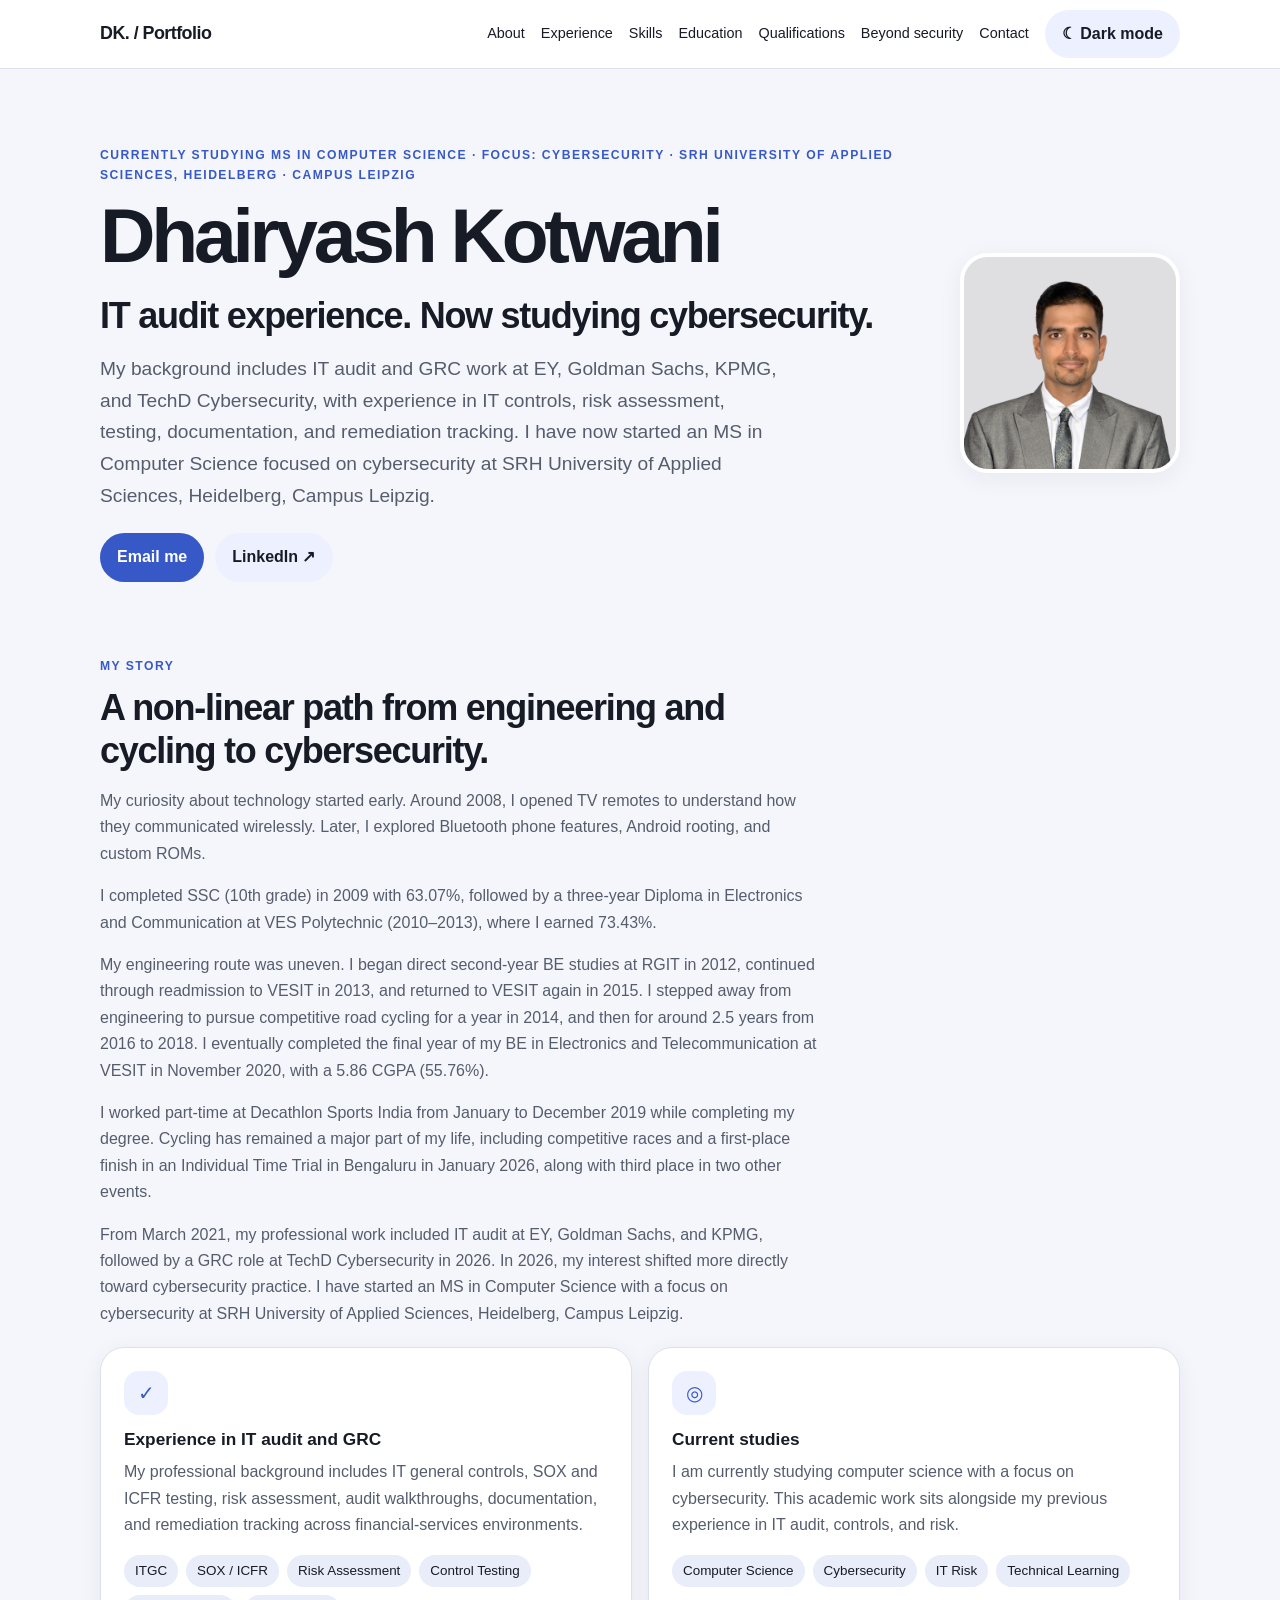
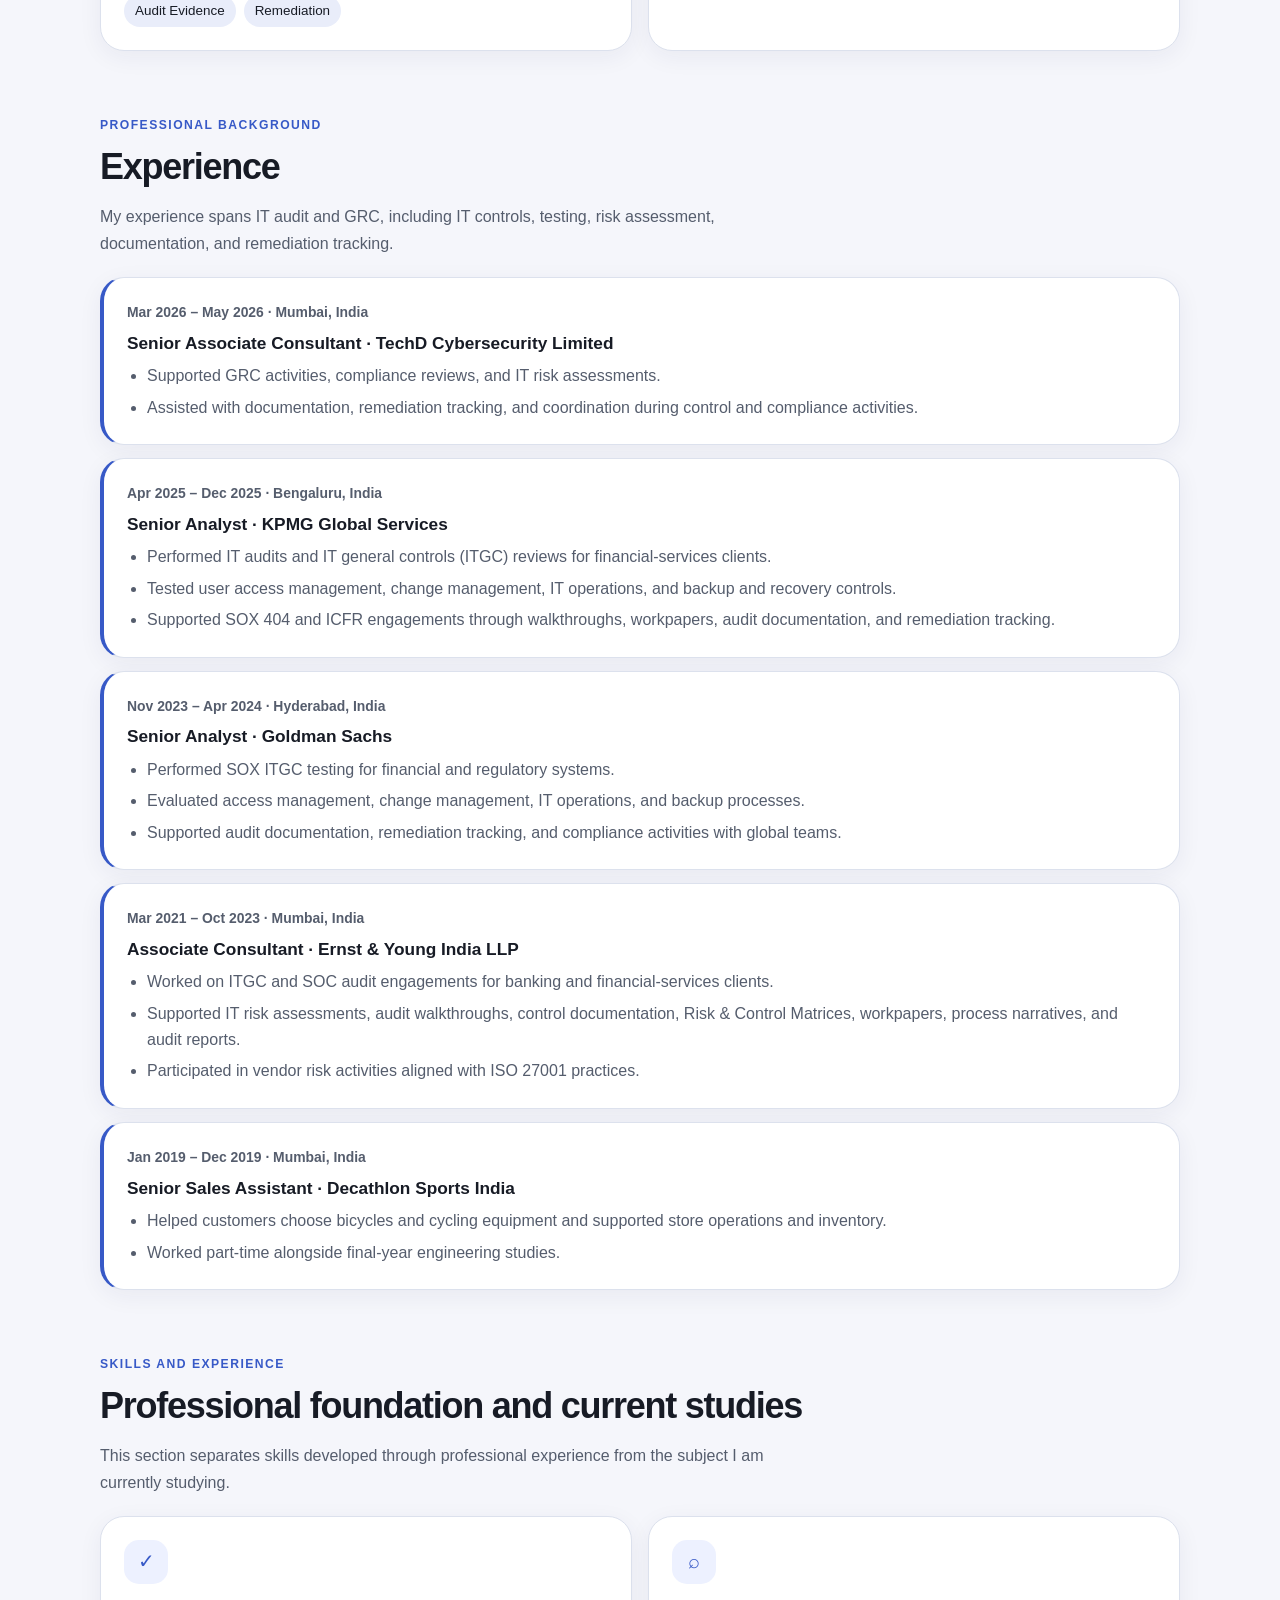
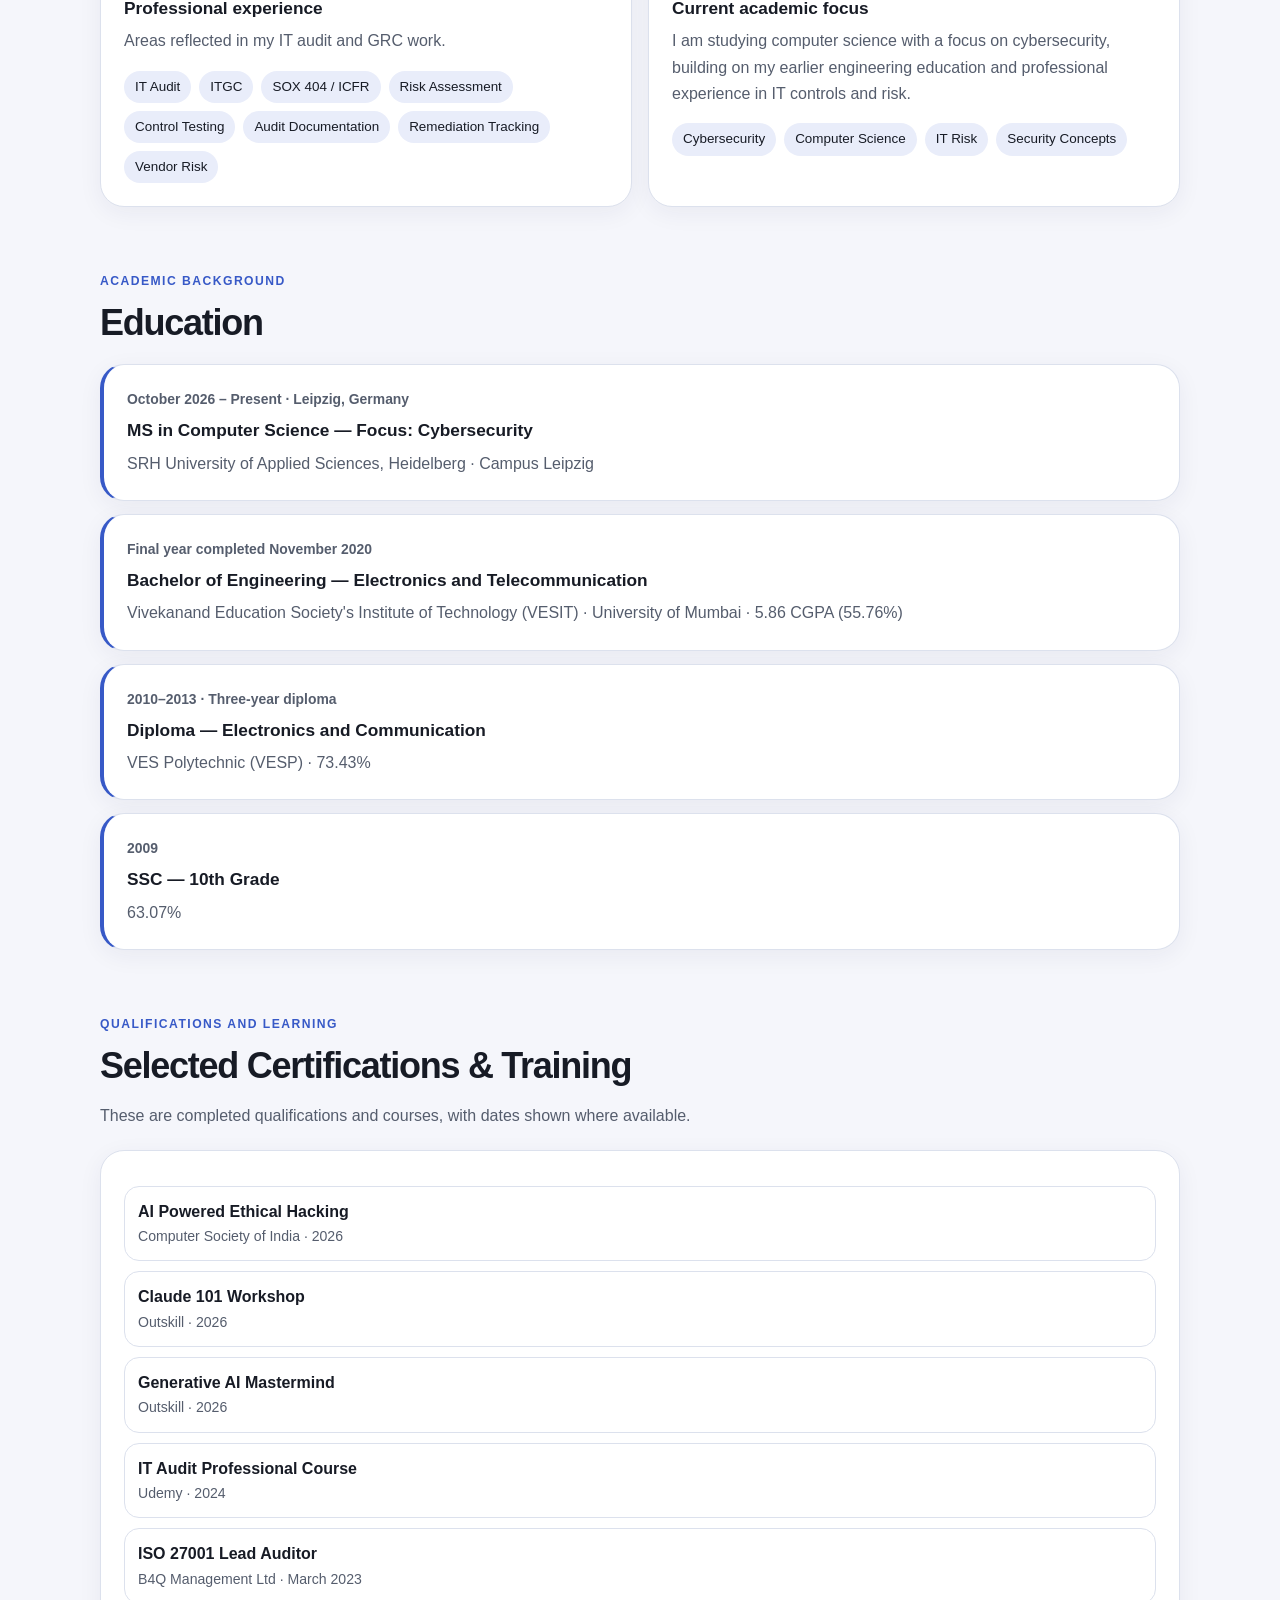
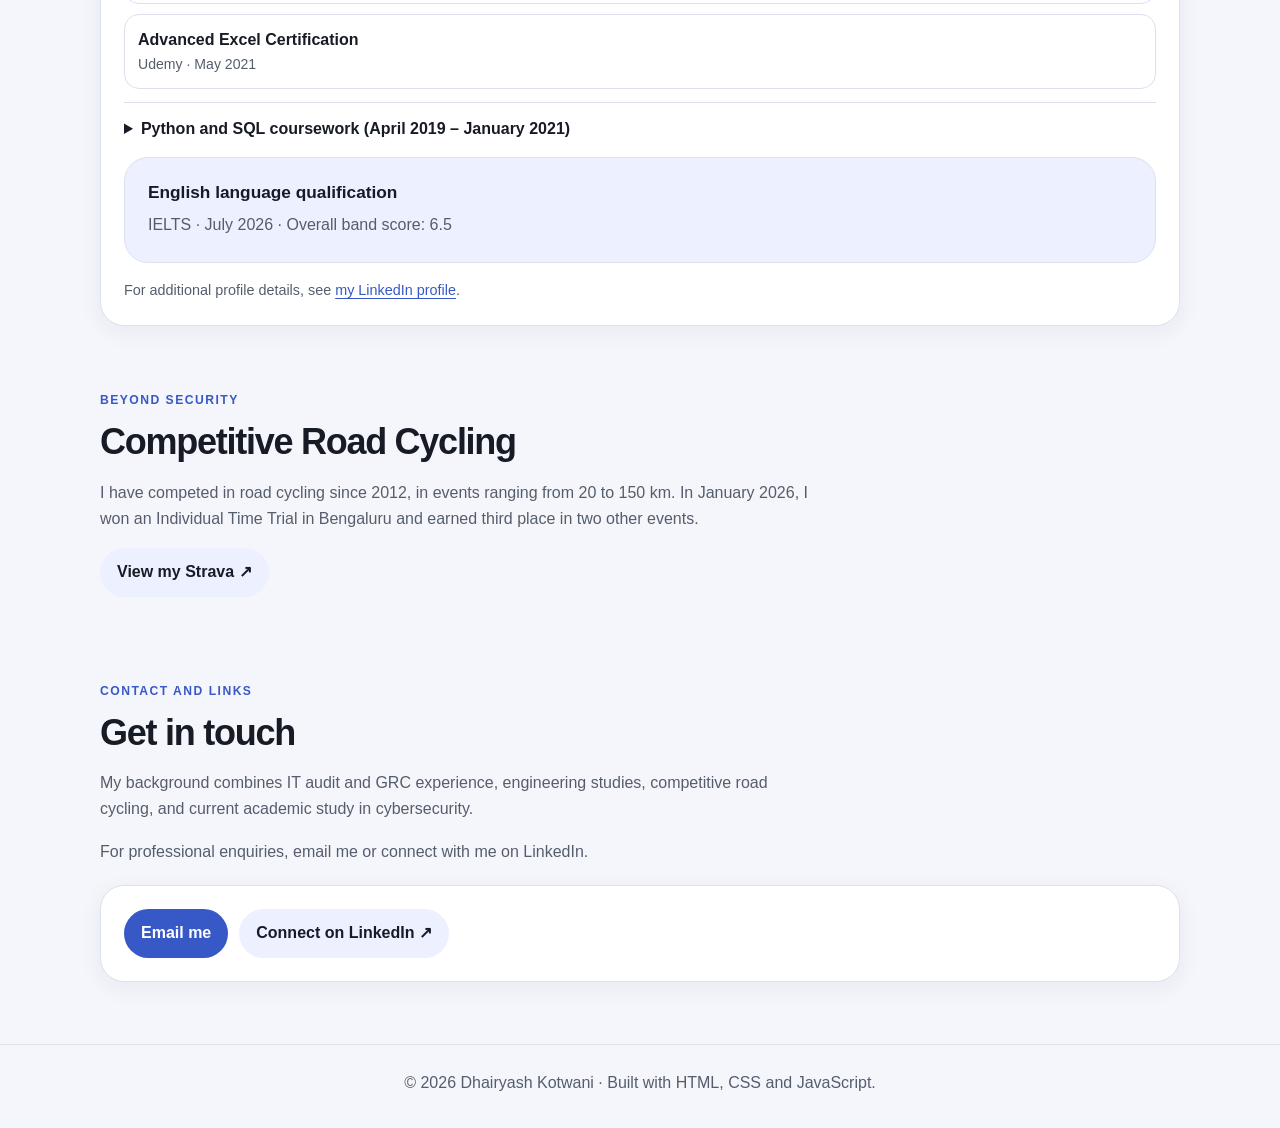
<file: index.html>
<!doctype html>
<html lang="en">
<head>
  <meta charset="utf-8">
  <meta name="viewport" content="width=device-width, initial-scale=1">
  <meta name="description" content="Dhairyash Kotwani: IT audit and GRC experience, an engineering and competitive-cycling background, and current MS studies in computer science focused on cybersecurity.">
  <meta name="theme-color" content="#f5f6fb">
  <title>Dhairyash Kotwani | Cybersecurity Studies &amp; IT Audit</title>
  <style>
    :root {
      color-scheme: light;
      --page: #f5f6fb;
      --surface: #fff;
      --surface-2: #edf1ff;
      --ink: #171b25;
      --muted: #555d6d;
      --primary: #3759c7;
      --on-primary: #fff;
      --outline: #dce1ed;
      --chip: #e9edfa;
      --shadow: 0 6px 24px rgba(26, 38, 82, .06);
    }
    body.dark {
      color-scheme: dark;
      --page: #11131a;
      --surface: #1c202b;
      --surface-2: #29314b;
      --ink: #edf0fa;
      --muted: #bec4d5;
      --primary: #b7c5ff;
      --on-primary: #172858;
      --outline: #363c4c;
      --chip: #2a3042;
      --shadow: 0 6px 24px rgba(0, 0, 0, .14);
    }
    * { box-sizing: border-box; }
    html { scroll-behavior: smooth; scroll-padding-top: 92px; }
    body {
      margin: 0; background: var(--page); color: var(--ink);
      font-family: Inter, Roboto, "Segoe UI", Arial, sans-serif;
      line-height: 1.65; transition: background .18s, color .18s;
    }
    a { color: var(--primary); text-underline-offset: 3px; }
    a:focus-visible, button:focus-visible { outline: 3px solid var(--primary); outline-offset: 3px; }
    .wrap { width: min(1080px, 92%); margin: 0 auto; }
    header { position: sticky; top: 0; z-index: 5; background: var(--surface); border-bottom: 1px solid var(--outline); }
    nav { min-height: 68px; display: flex; gap: 18px; justify-content: space-between; align-items: center; }
    .brand { color: var(--ink); text-decoration: none; font-size: 1.12rem; font-weight: 800; letter-spacing: -.03em; white-space: nowrap; }
    .navlinks { display: flex; align-items: center; gap: 16px; flex-wrap: wrap; }
    .navlinks a { color: var(--ink); text-decoration: none; font-size: .9rem; }
    button, .button { border: 0; border-radius: 999px; display: inline-flex; align-items: center; justify-content: center; gap: 8px; padding: 11px 17px; background: var(--primary); color: var(--on-primary); text-decoration: none; font: inherit; font-weight: 650; cursor: pointer; }
    .button.secondary, button.secondary { background: var(--surface-2); color: var(--ink); }
    .hero { padding: 76px 0 42px; display: grid; grid-template-columns: minmax(0, 1fr) auto; align-items: center; gap: 44px; }
    .eyebrow { margin: 0 0 10px; color: var(--primary); text-transform: uppercase; letter-spacing: .12em; font-size: .76rem; font-weight: 800; }
    h1 { font-size: clamp(2.8rem, 6vw, 4.8rem); line-height: 1.05; letter-spacing: -.055em; margin: 0 0 18px; }
    h2 { font-size: clamp(1.7rem, 3.2vw, 2.25rem); line-height: 1.2; letter-spacing: -.035em; margin: 0 0 16px; }
    h3 { margin: 0 0 8px; font-size: 1.08rem; line-height: 1.35; }
    p { margin-top: 0; }
    .lead { color: var(--muted); font-size: clamp(1.04rem, 2vw, 1.2rem); max-width: 690px; }
    .muted { color: var(--muted); }
    .hero-actions { display: flex; gap: 11px; flex-wrap: wrap; margin-top: 22px; }
    .monogram { width: 220px; aspect-ratio: 1; display: block; object-fit: cover; object-position: center 28%; border-radius: 28px; border: 4px solid var(--surface); box-shadow: var(--shadow); }
    .quick-contact { display: flex; flex-wrap: wrap; gap: 11px; margin-top: 22px; }
    .quick-contact .button { min-height: 46px; }
    .achievement-list { display: grid; grid-template-columns: repeat(2, minmax(0, 1fr)); gap: 16px; }
    @media (max-width: 760px) { .achievement-list { grid-template-columns: 1fr; } }
    section { padding: 32px 0; }
    .section-head { max-width: 720px; margin-bottom: 20px; }
    .grid { display: grid; grid-template-columns: repeat(2, minmax(0, 1fr)); gap: 16px; }
    .card { min-width: 0; background: var(--surface); border: 1px solid var(--outline); border-radius: 24px; padding: 23px; box-shadow: var(--shadow); }
    .card p:last-child { margin-bottom: 0; }
    .icon { height: 44px; width: 44px; display: grid; place-items: center; border-radius: 15px; background: var(--surface-2); color: var(--primary); font-size: 1.25rem; margin-bottom: 13px; }
    .timeline { display: grid; gap: 13px; }
    .timeline .card { border-left: 4px solid var(--primary); }
    .meta { margin-bottom: 8px; color: var(--muted); font-size: .87rem; font-weight: 650; }
    .chips { display: flex; flex-wrap: wrap; gap: 8px; margin-top: 12px; }
    .chip { background: var(--chip); border-radius: 999px; padding: 5px 11px; font-size: .84rem; }
    ul.clean { margin: 8px 0 0; padding-left: 20px; color: var(--muted); }
    ul.clean li + li { margin-top: 5px; }
    details { border-top: 1px solid var(--outline); padding-top: 13px; margin-top: 13px; }
    summary { cursor: pointer; font-weight: 700; color: var(--ink); }
    .certificate-list { list-style: none; padding: 0; margin: 12px 0 0; display: grid; gap: 10px; }
    .certificate-list li { padding: 12px 13px; border: 1px solid var(--outline); border-radius: 15px; }
    .cert-name { display: block; font-weight: 650; }
    .cert-meta { display: block; color: var(--muted); font-size: .88rem; }
    .note { font-size: .9rem; color: var(--muted); }
    footer { margin-top: 30px; padding: 25px 0 32px; border-top: 1px solid var(--outline); text-align: center; color: var(--muted); }
    @media (max-width: 760px) {
      nav { align-items: flex-start; flex-direction: column; padding: 13px 0; }
      .navlinks { gap: 9px 14px; }
      .navlinks a { font-size: .84rem; }
      .hero { grid-template-columns: 1fr; padding-top: 48px; gap: 24px; }
      .monogram { grid-row: 1; width: 140px; border-radius: 24px; }
      .grid { grid-template-columns: 1fr; }
      .card { padding: 19px; }
    }
    @media (prefers-reduced-motion: reduce) { html { scroll-behavior: auto; } *, *::before, *::after { transition: none !important; } }
  </style>
</head>
<body>
  <header>
    <nav class="wrap" aria-label="Main navigation">
      <a class="brand" href="#home">DK. / Portfolio</a>
      <div class="navlinks">
        <a href="#about">About</a><a href="#experience">Experience</a><a href="#skills">Skills</a><a href="#education">Education</a><a href="#certifications">Qualifications</a><a href="#beyond">Beyond security</a><a href="#contact">Contact</a>
        <button id="themeToggle" class="secondary" type="button" aria-pressed="false">☾ Dark mode</button>
      </div>
    </nav>
  </header>

  <main class="wrap">
    <section class="hero" id="home">
      <div>
        <p class="eyebrow">Currently studying MS in Computer Science · Focus: Cybersecurity · SRH University of Applied Sciences, Heidelberg · Campus Leipzig</p>
        <h1>Dhairyash Kotwani</h1>
        <h2>IT audit experience. Now studying cybersecurity.</h2>
        <p class="lead">My background includes IT audit and GRC work at EY, Goldman Sachs, KPMG, and TechD Cybersecurity, with experience in IT controls, risk assessment, testing, documentation, and remediation tracking. I have now started an MS in Computer Science focused on cybersecurity at SRH University of Applied Sciences, Heidelberg, Campus Leipzig.</p>
        <div class="quick-contact">
          <a class="button" href="https://mail.google.com/mail/?view=cm&amp;fs=1&amp;to=work.dhairyash%40gmail.com&amp;su=Professional%20enquiry" target="_blank" rel="noopener noreferrer">Email me</a>
          <a class="button secondary" href="https://www.linkedin.com/in/dhairyashkotwani/" target="_blank" rel="noopener noreferrer">LinkedIn ↗</a>
        </div>
      </div>
      <img class="monogram" src="assets/profile.jpg" alt="Portrait of Dhairyash Kotwani" loading="eager">
    </section>

    <section id="about">
      <div class="section-head">
        <p class="eyebrow">My story</p>
        <h2>A non-linear path from engineering and cycling to cybersecurity.</h2>
        <p class="muted">My curiosity about technology started early. Around 2008, I opened TV remotes to understand how they communicated wirelessly. Later, I explored Bluetooth phone features, Android rooting, and custom ROMs.</p>
        <p class="muted">I completed SSC (10th grade) in 2009 with 63.07%, followed by a three-year Diploma in Electronics and Communication at VES Polytechnic (2010–2013), where I earned 73.43%.</p>
        <p class="muted">My engineering route was uneven. I began direct second-year BE studies at RGIT in 2012, continued through readmission to VESIT in 2013, and returned to VESIT again in 2015. I stepped away from engineering to pursue competitive road cycling for a year in 2014, and then for around 2.5 years from 2016 to 2018. I eventually completed the final year of my BE in Electronics and Telecommunication at VESIT in November 2020, with a 5.86 CGPA (55.76%).</p>
        <p class="muted">I worked part-time at Decathlon Sports India from January to December 2019 while completing my degree. Cycling has remained a major part of my life, including competitive races and a first-place finish in an Individual Time Trial in Bengaluru in January 2026, along with third place in two other events.</p>
        <p class="muted">From March 2021, my professional work included IT audit at EY, Goldman Sachs, and KPMG, followed by a GRC role at TechD Cybersecurity in 2026. In 2026, my interest shifted more directly toward cybersecurity practice. I have started an MS in Computer Science with a focus on cybersecurity at SRH University of Applied Sciences, Heidelberg, Campus Leipzig.</p>
      </div>
      <div class="grid">
        <article class="card">
          <div class="icon" aria-hidden="true">✓</div>
          <h3>Experience in IT audit and GRC</h3>
          <p class="muted">My professional background includes IT general controls, SOX and ICFR testing, risk assessment, audit walkthroughs, documentation, and remediation tracking across financial-services environments.</p>
          <div class="chips"><span class="chip">ITGC</span><span class="chip">SOX / ICFR</span><span class="chip">Risk Assessment</span><span class="chip">Control Testing</span><span class="chip">Audit Evidence</span><span class="chip">Remediation</span></div>
        </article>
        <article class="card">
          <div class="icon" aria-hidden="true">◎</div>
          <h3>Current studies</h3>
          <p class="muted">I am currently studying computer science with a focus on cybersecurity. This academic work sits alongside my previous experience in IT audit, controls, and risk.</p>
          <div class="chips"><span class="chip">Computer Science</span><span class="chip">Cybersecurity</span><span class="chip">IT Risk</span><span class="chip">Technical Learning</span></div>
        </article>
      </div>
    </section>

    <section id="experience">
      <div class="section-head">
        <p class="eyebrow">Professional background</p>
        <h2>Experience</h2>
        <p class="muted">My experience spans IT audit and GRC, including IT controls, testing, risk assessment, documentation, and remediation tracking.</p>
      </div>
      <div class="timeline">
        <article class="card"><div class="meta">Mar 2026 – May 2026 · Mumbai, India</div><h3>Senior Associate Consultant · TechD Cybersecurity Limited</h3><ul class="clean"><li>Supported GRC activities, compliance reviews, and IT risk assessments.</li><li>Assisted with documentation, remediation tracking, and coordination during control and compliance activities.</li></ul></article>
        <article class="card"><div class="meta">Apr 2025 – Dec 2025 · Bengaluru, India</div><h3>Senior Analyst · KPMG Global Services</h3><ul class="clean"><li>Performed IT audits and IT general controls (ITGC) reviews for financial-services clients.</li><li>Tested user access management, change management, IT operations, and backup and recovery controls.</li><li>Supported SOX 404 and ICFR engagements through walkthroughs, workpapers, audit documentation, and remediation tracking.</li></ul></article>
        <article class="card"><div class="meta">Nov 2023 – Apr 2024 · Hyderabad, India</div><h3>Senior Analyst · Goldman Sachs</h3><ul class="clean"><li>Performed SOX ITGC testing for financial and regulatory systems.</li><li>Evaluated access management, change management, IT operations, and backup processes.</li><li>Supported audit documentation, remediation tracking, and compliance activities with global teams.</li></ul></article>
        <article class="card"><div class="meta">Mar 2021 – Oct 2023 · Mumbai, India</div><h3>Associate Consultant · Ernst &amp; Young India LLP</h3><ul class="clean"><li>Worked on ITGC and SOC audit engagements for banking and financial-services clients.</li><li>Supported IT risk assessments, audit walkthroughs, control documentation, Risk &amp; Control Matrices, workpapers, process narratives, and audit reports.</li><li>Participated in vendor risk activities aligned with ISO 27001 practices.</li></ul></article>
        <article class="card"><div class="meta">Jan 2019 – Dec 2019 · Mumbai, India</div><h3>Senior Sales Assistant · Decathlon Sports India</h3><ul class="clean"><li>Helped customers choose bicycles and cycling equipment and supported store operations and inventory.</li><li>Worked part-time alongside final-year engineering studies.</li></ul></article>
      </div>
    </section>

    <section id="skills">
      <div class="section-head">
        <p class="eyebrow">Skills and experience</p>
        <h2>Professional foundation and current studies</h2>
        <p class="muted">This section separates skills developed through professional experience from the subject I am currently studying.</p>
      </div>
      <div class="grid">
        <article class="card">
          <div class="icon" aria-hidden="true">✓</div>
          <h3>Professional experience</h3>
          <p class="muted">Areas reflected in my IT audit and GRC work.</p>
          <div class="chips"><span class="chip">IT Audit</span><span class="chip">ITGC</span><span class="chip">SOX 404 / ICFR</span><span class="chip">Risk Assessment</span><span class="chip">Control Testing</span><span class="chip">Audit Documentation</span><span class="chip">Remediation Tracking</span><span class="chip">Vendor Risk</span></div>
        </article>
        <article class="card">
          <div class="icon" aria-hidden="true">⌕</div>
          <h3>Current academic focus</h3>
          <p class="muted">I am studying computer science with a focus on cybersecurity, building on my earlier engineering education and professional experience in IT controls and risk.</p>
          <div class="chips"><span class="chip">Cybersecurity</span><span class="chip">Computer Science</span><span class="chip">IT Risk</span><span class="chip">Security Concepts</span></div>
        </article>
      </div>
    </section>

    <section id="education">
      <div class="section-head"><p class="eyebrow">Academic background</p><h2>Education</h2></div>
      <div class="timeline">
        <article class="card"><div class="meta">October 2026 – Present · Leipzig, Germany</div><h3>MS in Computer Science — Focus: Cybersecurity</h3><p class="muted">SRH University of Applied Sciences, Heidelberg · Campus Leipzig</p></article>
        <article class="card"><div class="meta">Final year completed November 2020</div><h3>Bachelor of Engineering — Electronics and Telecommunication</h3><p class="muted">Vivekanand Education Society's Institute of Technology (VESIT) · University of Mumbai · 5.86 CGPA (55.76%)</p></article>
        <article class="card"><div class="meta">2010–2013 · Three-year diploma</div><h3>Diploma — Electronics and Communication</h3><p class="muted">VES Polytechnic (VESP) · 73.43%</p></article>
        <article class="card"><div class="meta">2009</div><h3>SSC — 10th Grade</h3><p class="muted">63.07%</p></article>
      </div>
    </section>

    <section id="certifications">
      <div class="section-head">
        <p class="eyebrow">Qualifications and learning</p>
        <h2>Selected Certifications &amp; Training</h2>
        <p class="muted">These are completed qualifications and courses, with dates shown where available.</p>
      </div>
      <article class="card">
        <ul class="certificate-list">
          <li><span class="cert-name">AI Powered Ethical Hacking</span><span class="cert-meta">Computer Society of India · 2026</span></li>
          <li><span class="cert-name">Claude 101 Workshop</span><span class="cert-meta">Outskill · 2026</span></li>
          <li><span class="cert-name">Generative AI Mastermind</span><span class="cert-meta">Outskill · 2026</span></li>
          <li><span class="cert-name">IT Audit Professional Course</span><span class="cert-meta">Udemy · 2024</span></li>
          <li><span class="cert-name">ISO 27001 Lead Auditor</span><span class="cert-meta">B4Q Management Ltd · March 2023</span></li>
          <li><span class="cert-name">Advanced Excel Certification</span><span class="cert-meta">Udemy · May 2021</span></li>
        </ul>
        <details>
          <summary>Python and SQL coursework (April 2019 – January 2021)</summary>
          <p class="muted">I completed 9 Python and 4 SQL certifications from April 2019 to January 2021. The course list below shows selected certificates.</p>
          <ul class="clean">
            <li>SQL — SoloLearn · January 2021</li>
            <li>Learn SQL Course — Codecademy · December 2020</li>
            <li>Introduction to Structured Query Language (SQL) — Coursera · December 2020</li>
            <li>SQL for Data Science — Coursera · December 2020</li>
            <li>Using Python to Access Web Data — Coursera · June 2020</li>
            <li>Data Collection and Processing with Python — Coursera · May 2020</li>
            <li>Python Data Representations — Coursera · April 2020</li>
            <li>Python Functions, Files, and Dictionaries — Coursera · April 2020</li>
            <li>Python Programming Essentials — Coursera · April 2020</li>
            <li>Python Basics — Coursera · March 2020</li>
            <li>Programming for Everybody (Getting Started with Python) — Coursera · September 2019</li>
            <li>Python Data Structures — Coursera · September 2019</li>
          </ul>
        </details>
        <div class="card" style="margin-top:14px;box-shadow:none;background:var(--surface-2)">
          <h3>English language qualification</h3>
          <p class="muted" style="margin-bottom:0">IELTS · July 2026 · Overall band score: 6.5</p>
        </div>
        <p class="note" style="margin-top:16px">For additional profile details, see <a href="https://www.linkedin.com/in/dhairyashkotwani/" target="_blank" rel="noopener noreferrer">my LinkedIn profile</a>.</p>
      </article>
    </section>

    <section id="beyond">
      <div class="section-head">
        <p class="eyebrow">Beyond security</p>
        <h2>Competitive Road Cycling</h2>
        <p class="muted">I have competed in road cycling since 2012, in events ranging from 20 to 150 km. In January 2026, I won an Individual Time Trial in Bengaluru and earned third place in two other events.</p>
        <div class="hero-actions" style="margin-top:0"><a class="button secondary" href="https://www.strava.com/athletes/dhairyash" target="_blank" rel="noopener noreferrer">View my Strava ↗</a></div>
      </div>
    </section>

    <section id="contact">
      <div class="section-head">
        <p class="eyebrow">Contact and links</p>
        <h2>Get in touch</h2>
        <p class="muted">My background combines IT audit and GRC experience, engineering studies, competitive road cycling, and current academic study in cybersecurity.</p>
        <p class="muted">For professional enquiries, email me or connect with me on LinkedIn.</p>
      </div>
      <div class="card">
        <div class="hero-actions" style="margin-top:0">
          <a class="button" href="https://mail.google.com/mail/?view=cm&amp;fs=1&amp;to=work.dhairyash%40gmail.com&amp;su=Professional%20enquiry" target="_blank" rel="noopener noreferrer">Email me</a>

          <a class="button secondary" href="https://www.linkedin.com/in/dhairyashkotwani/" target="_blank" rel="noopener noreferrer">Connect on LinkedIn ↗</a>
        </div>
      </div>
    </section>
  </main>

  <footer><div class="wrap">© <span id="year"></span> Dhairyash Kotwani · Built with HTML, CSS and JavaScript.</div></footer>
  <script>
    const themeToggle = document.getElementById('themeToggle');
    themeToggle.addEventListener('click', () => {
      const dark = document.body.classList.toggle('dark');
      themeToggle.textContent = dark ? '☀ Light mode' : '☾ Dark mode';
      themeToggle.setAttribute('aria-pressed', String(dark));
    });
    document.getElementById('year').textContent = new Date().getFullYear();
  </script>
</body>
</html>
</file>
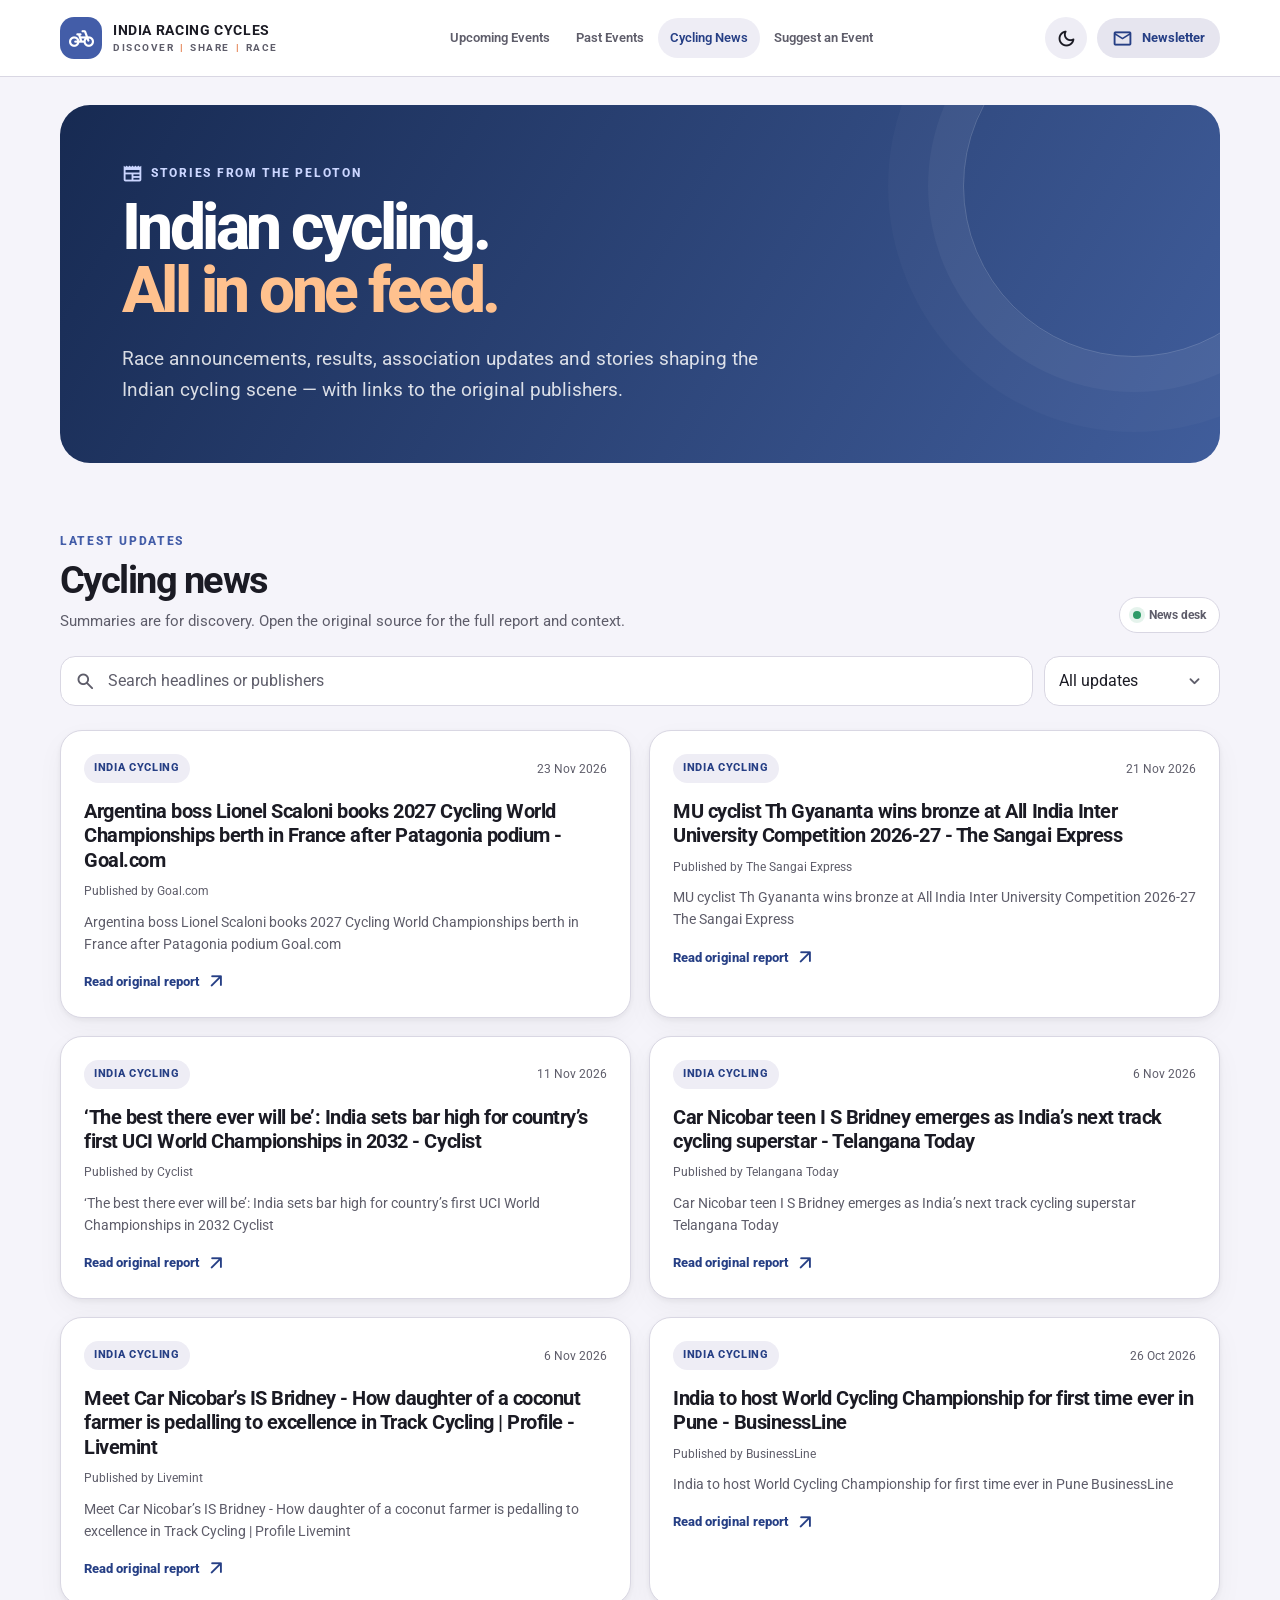
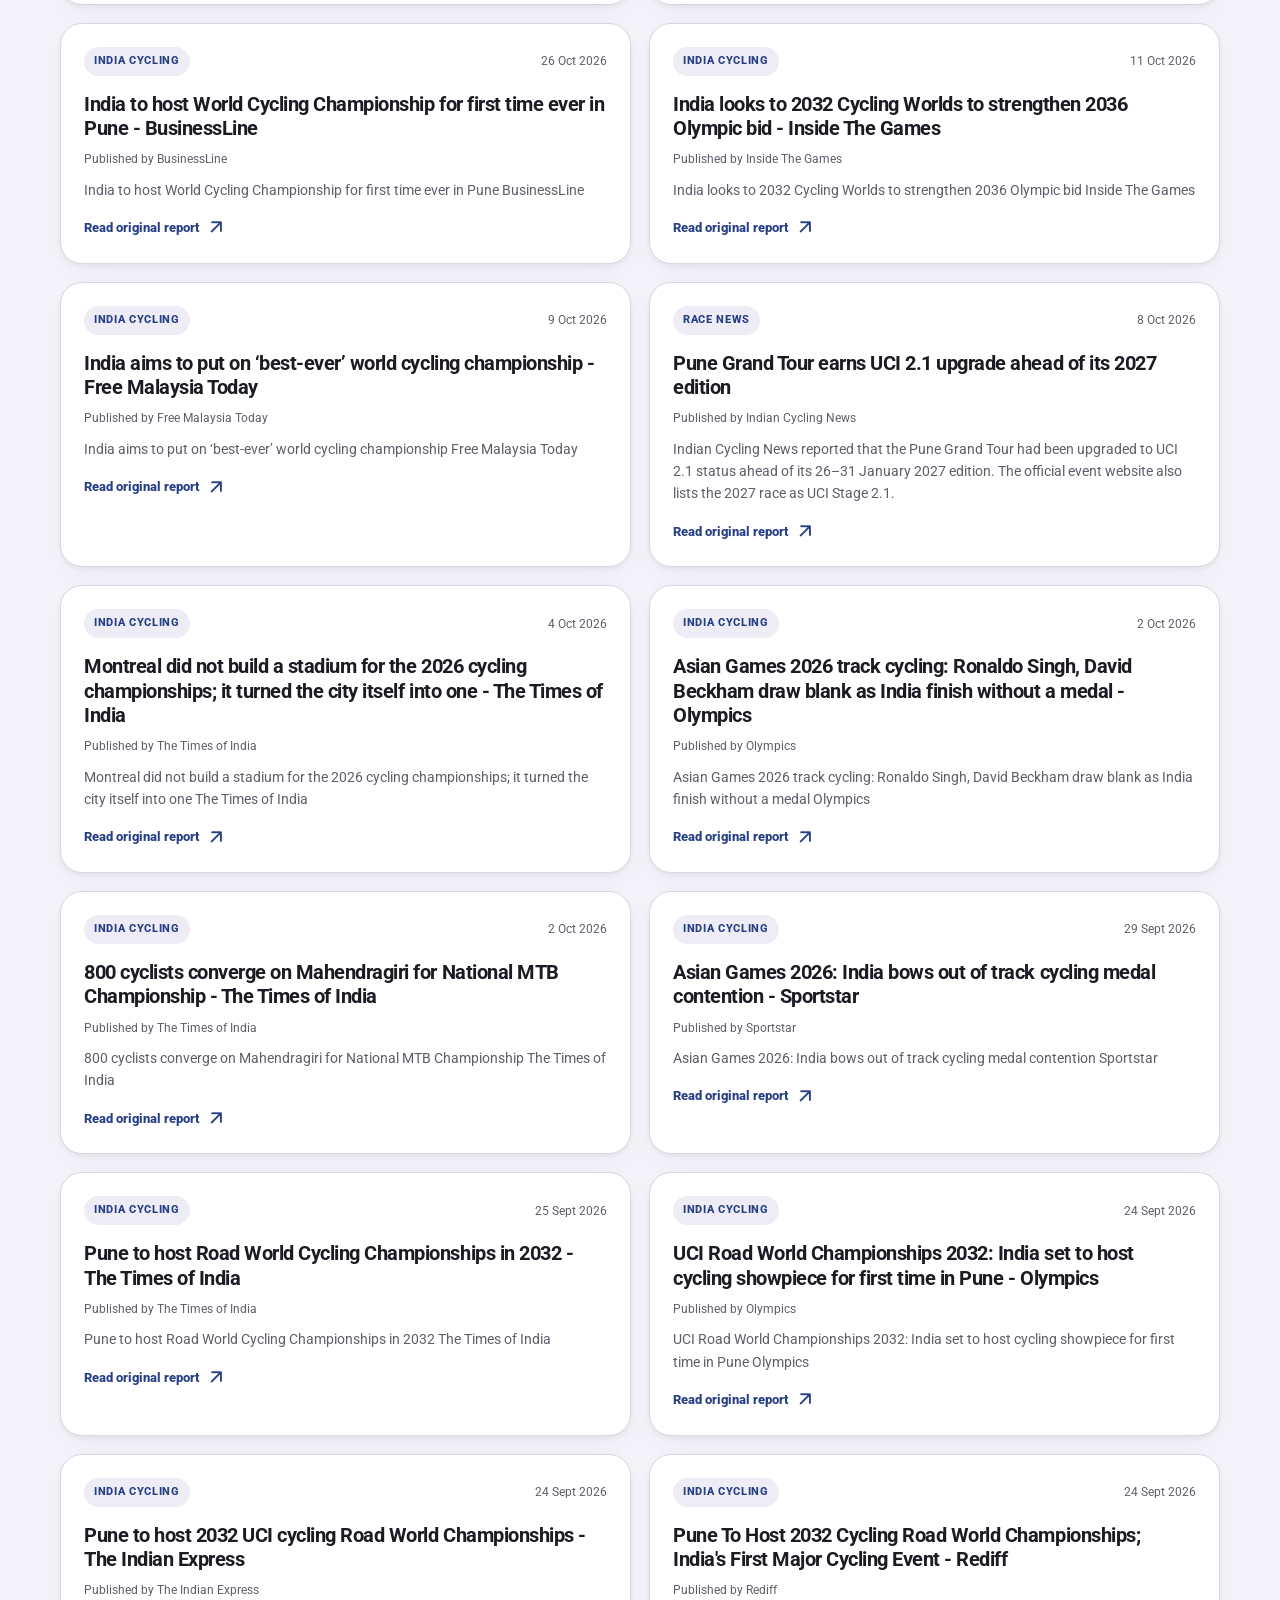
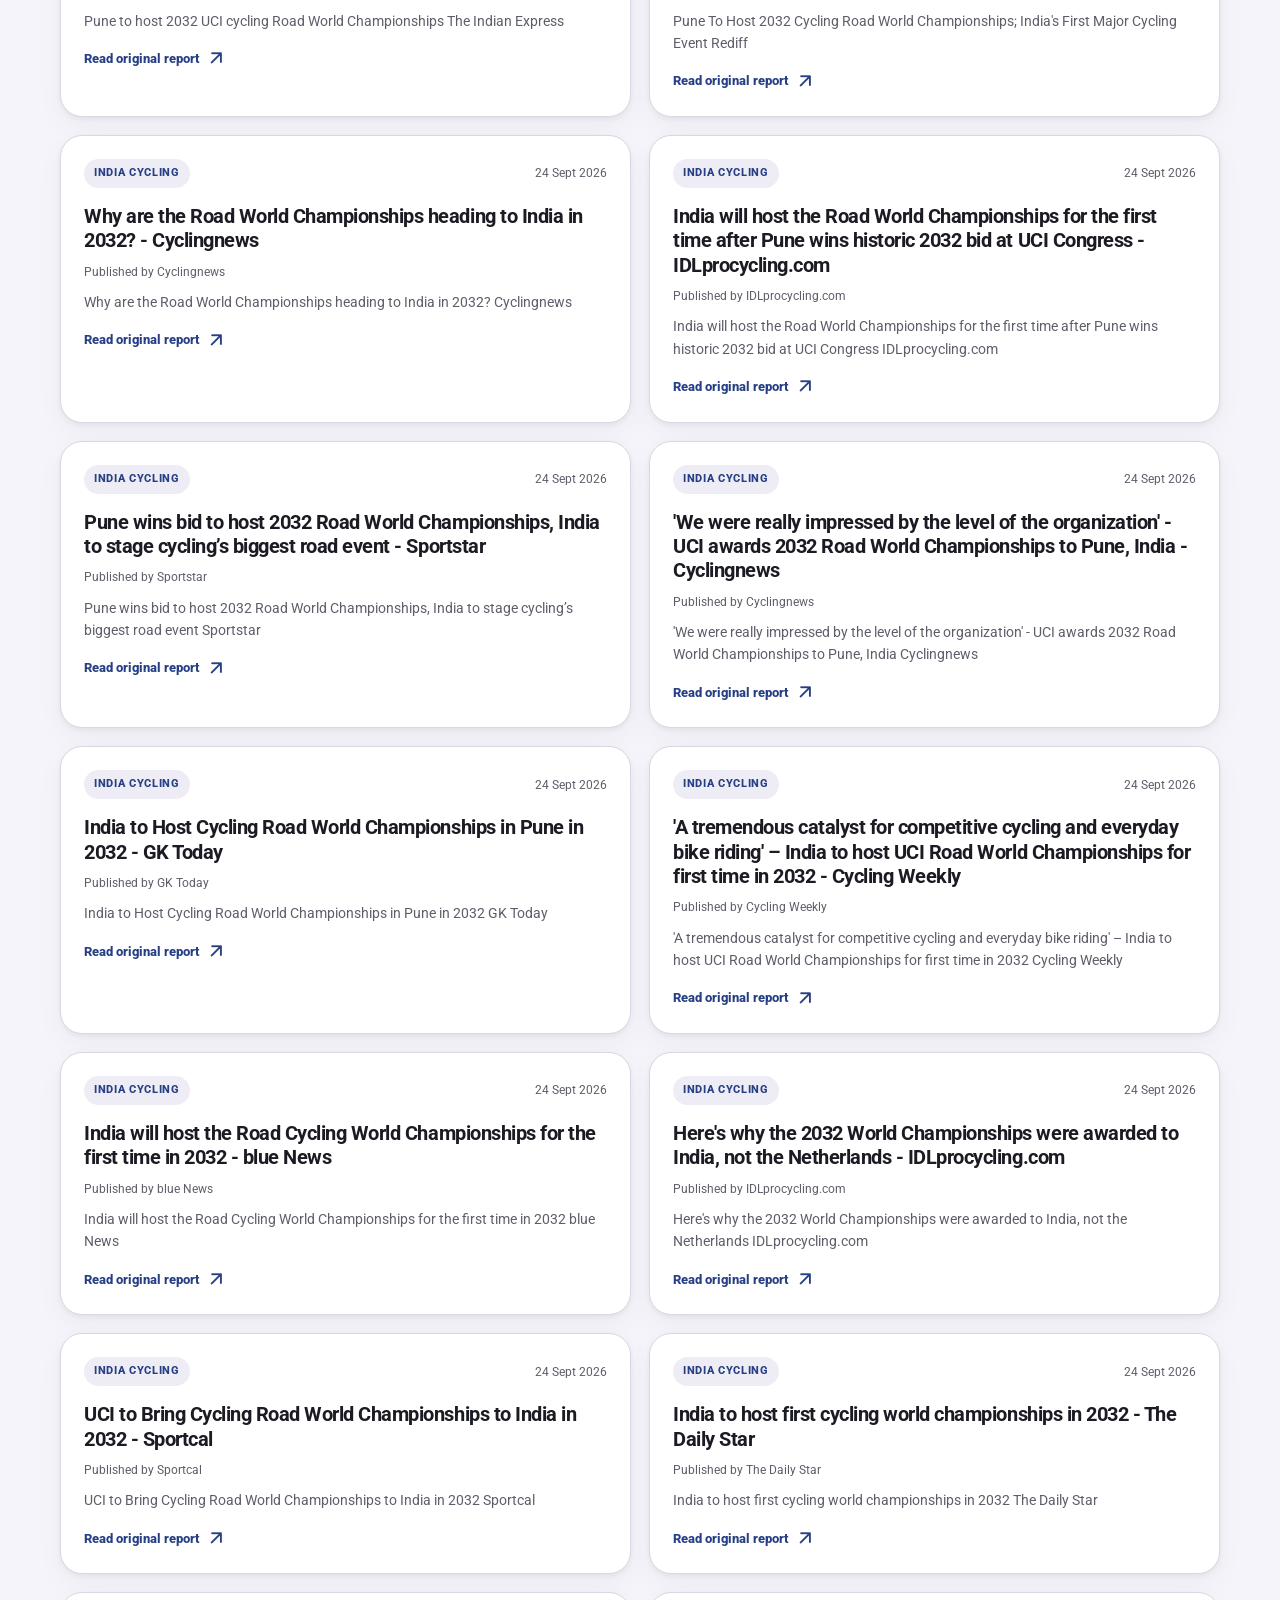
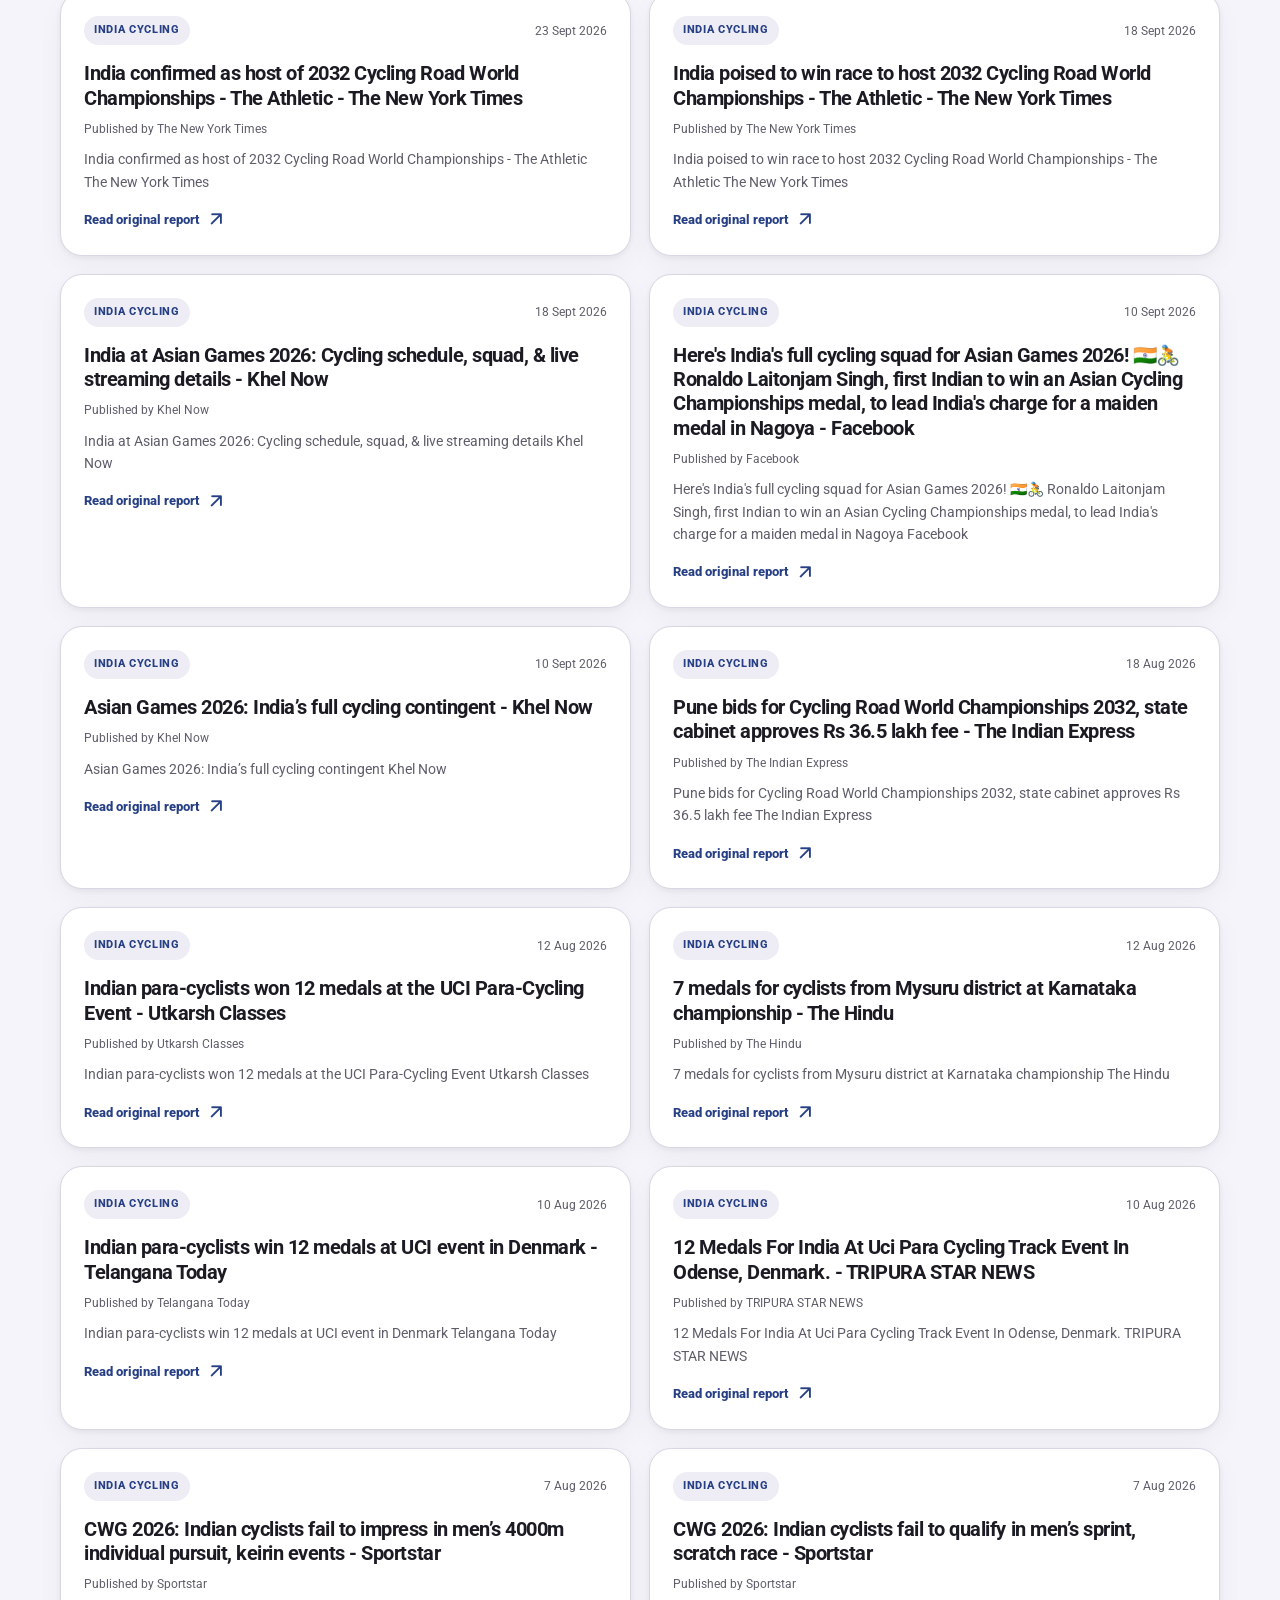
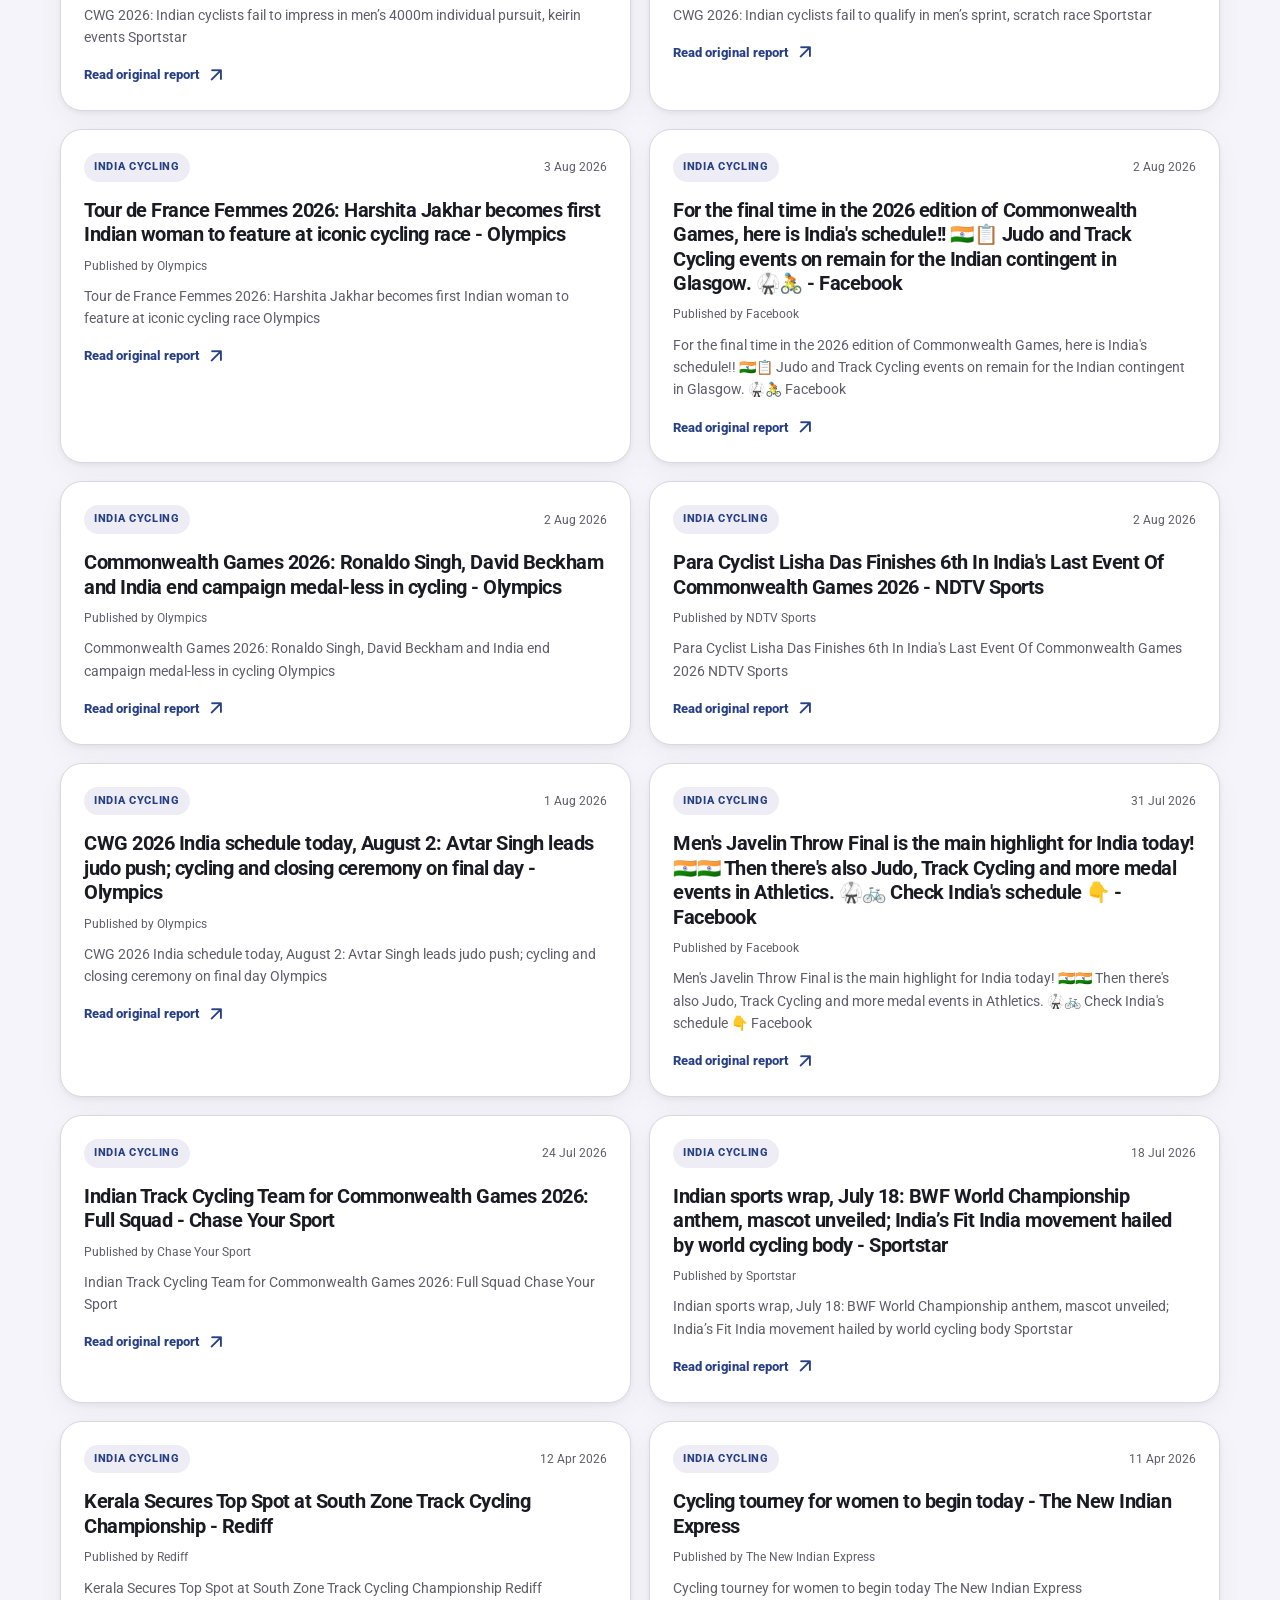
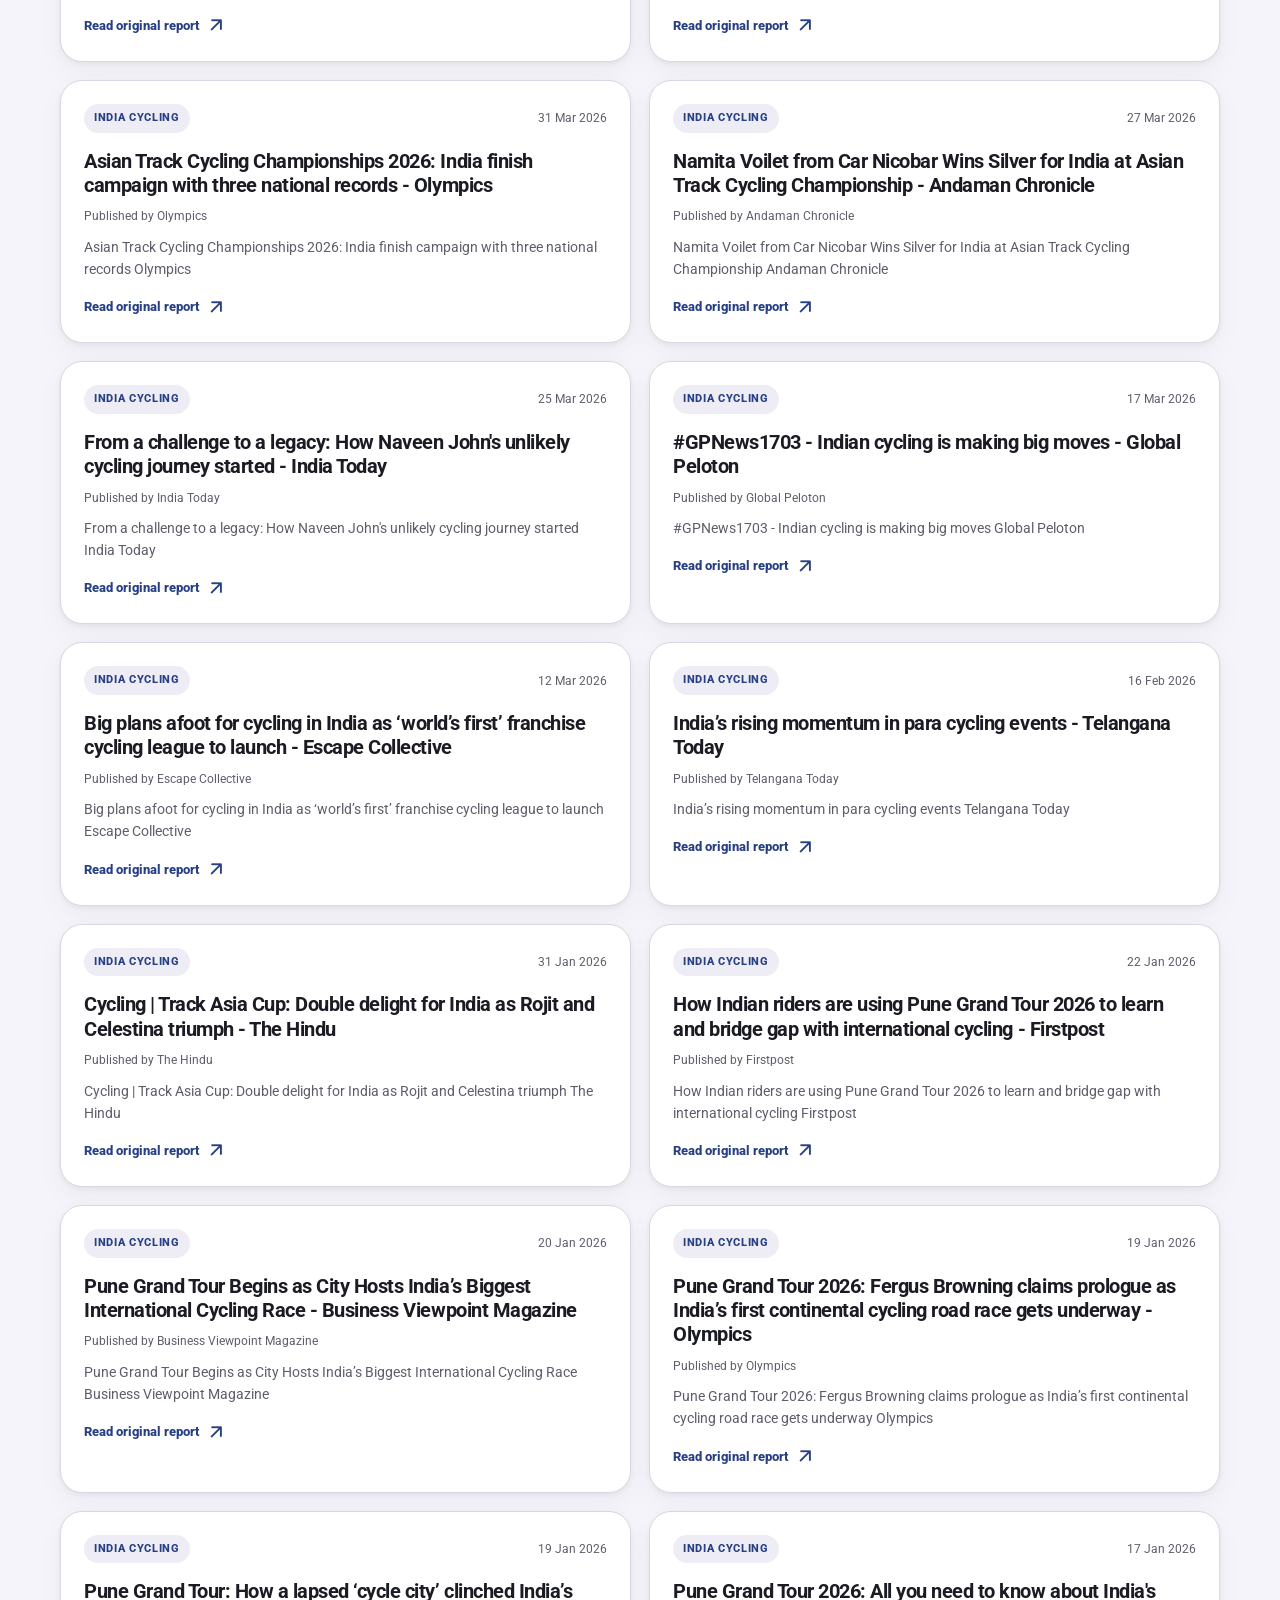
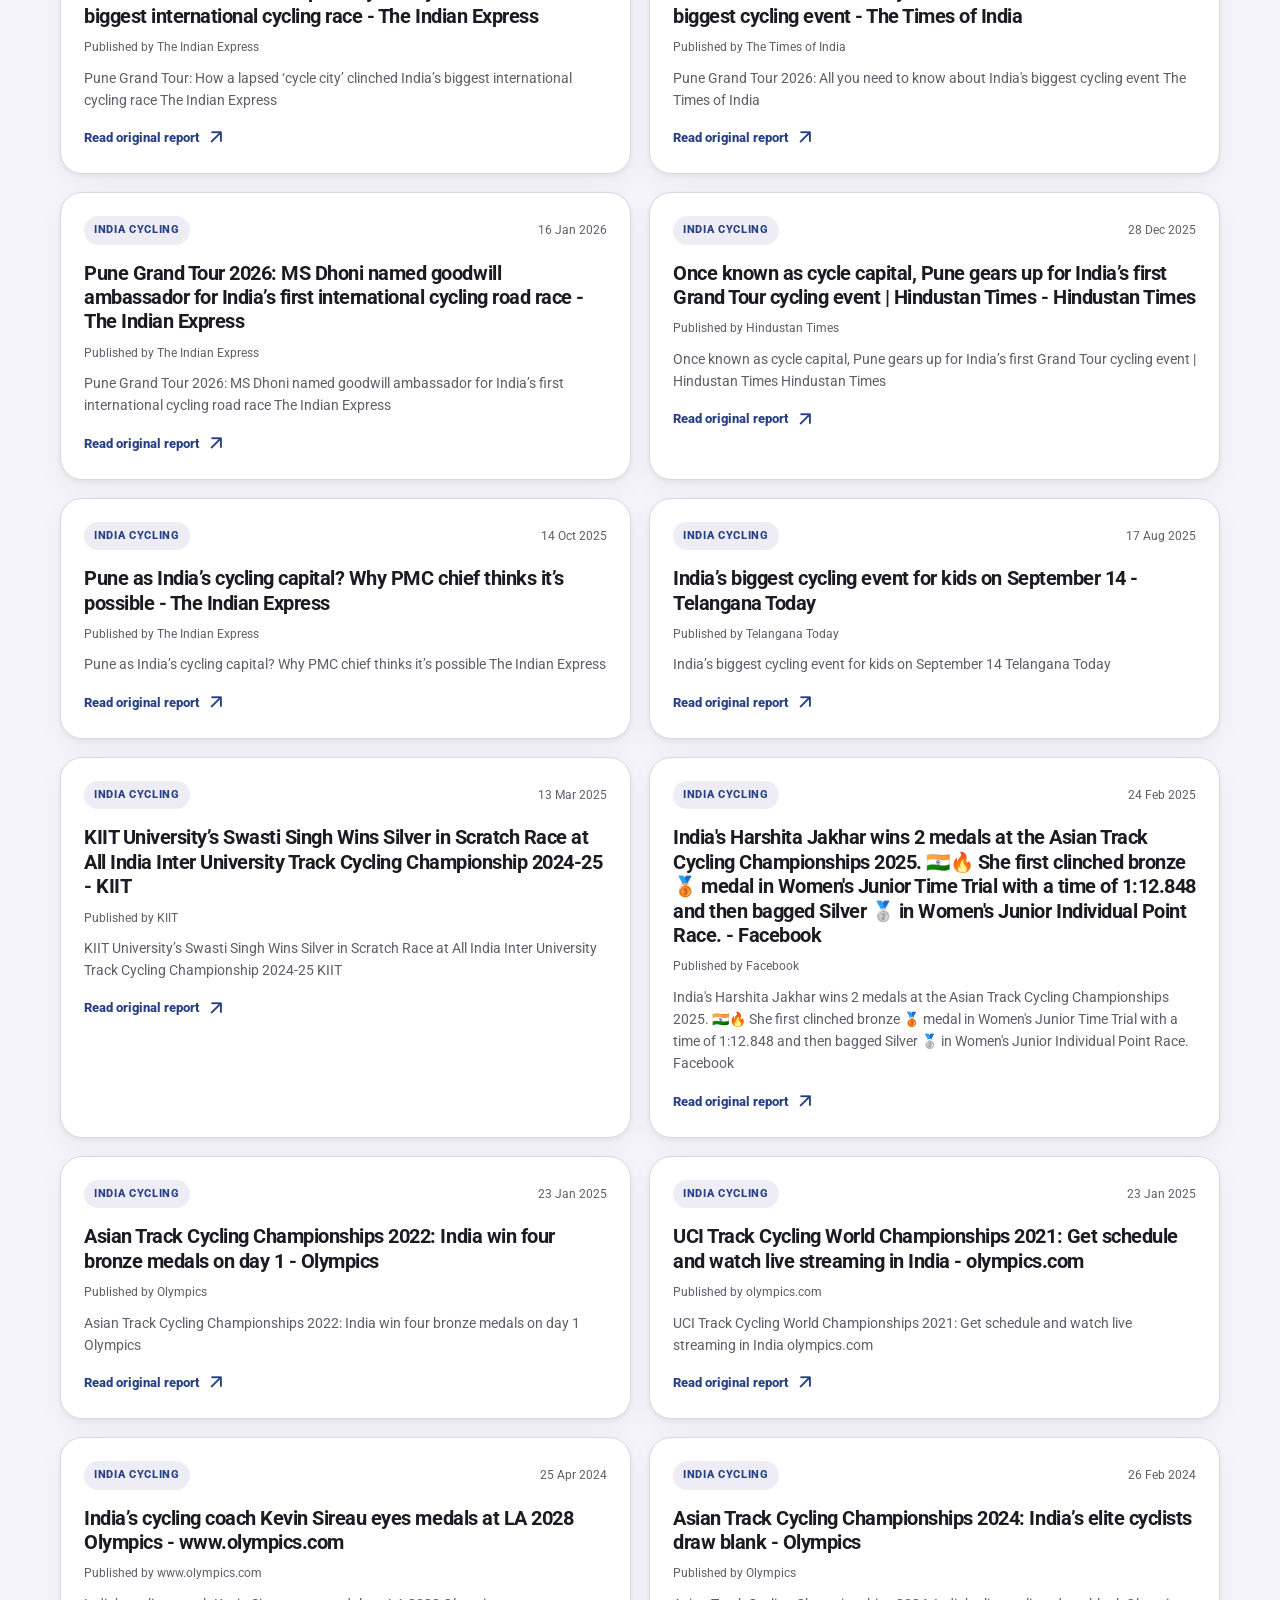
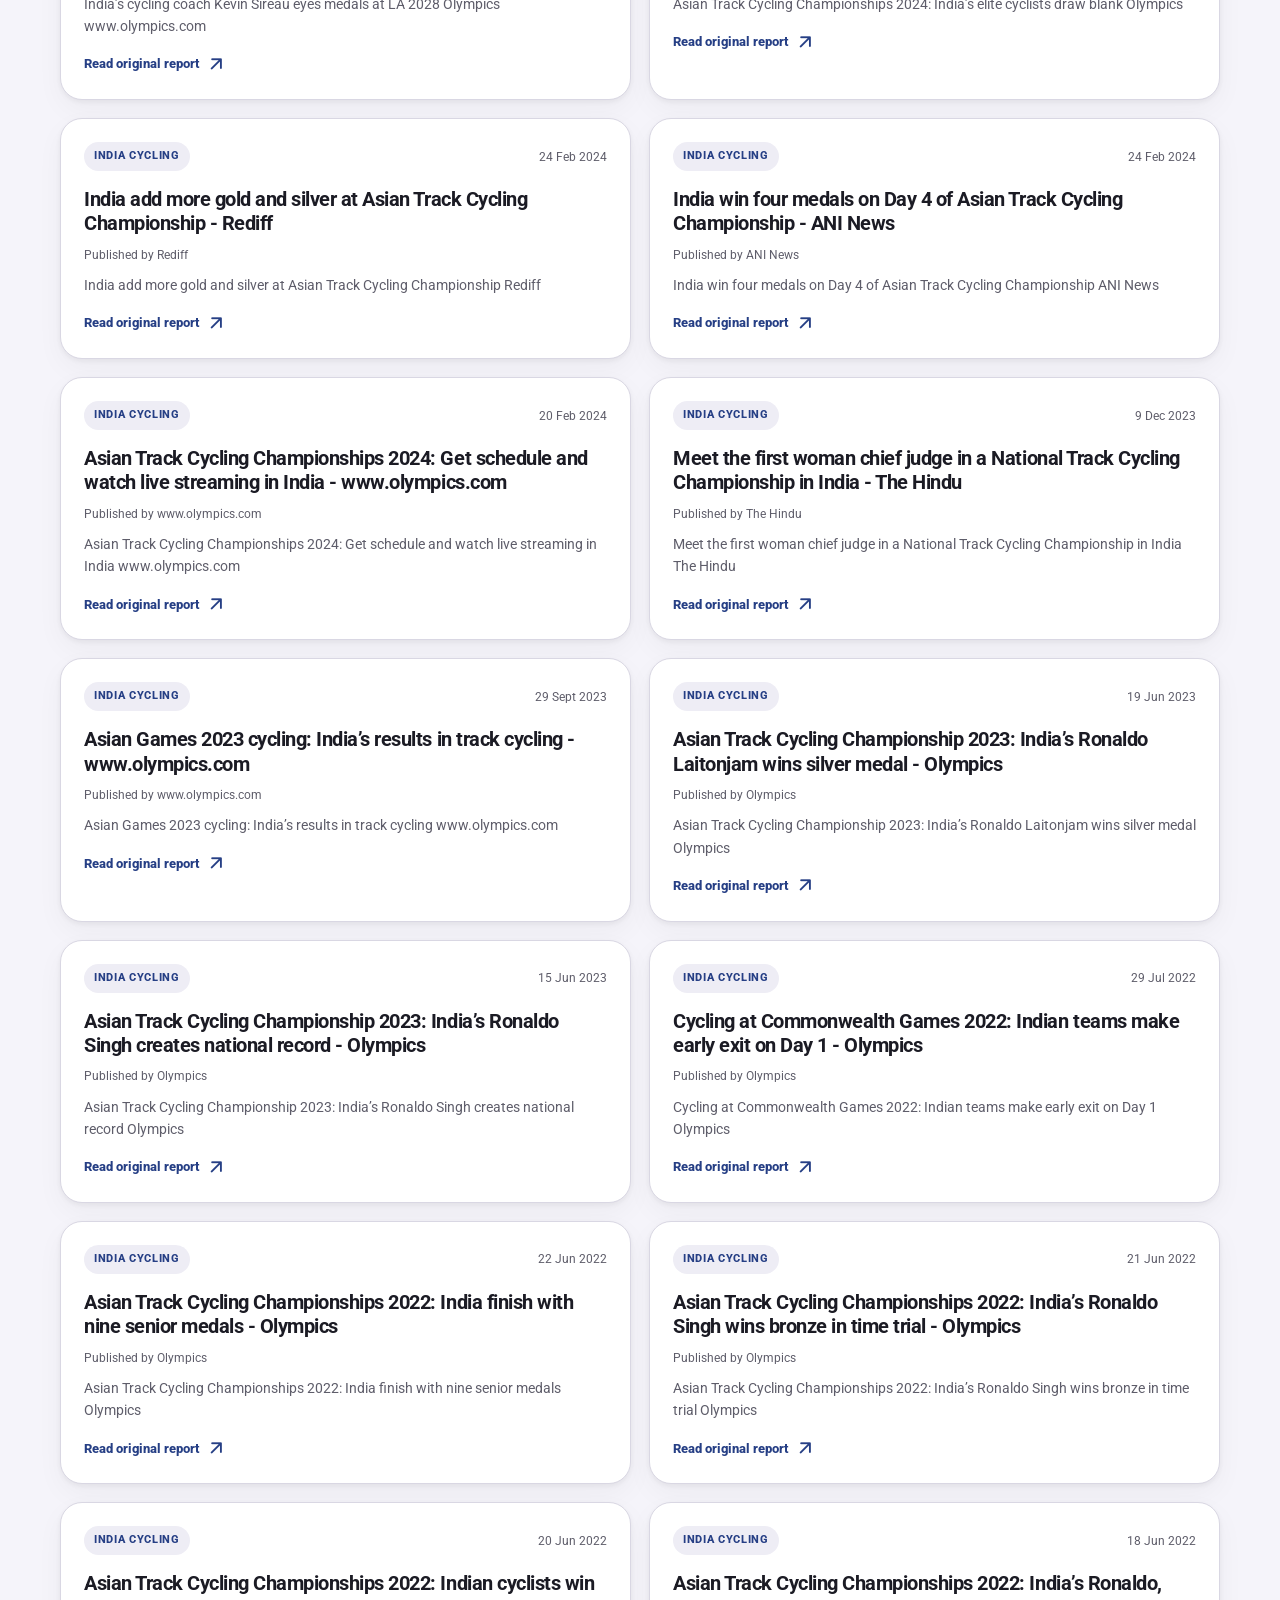
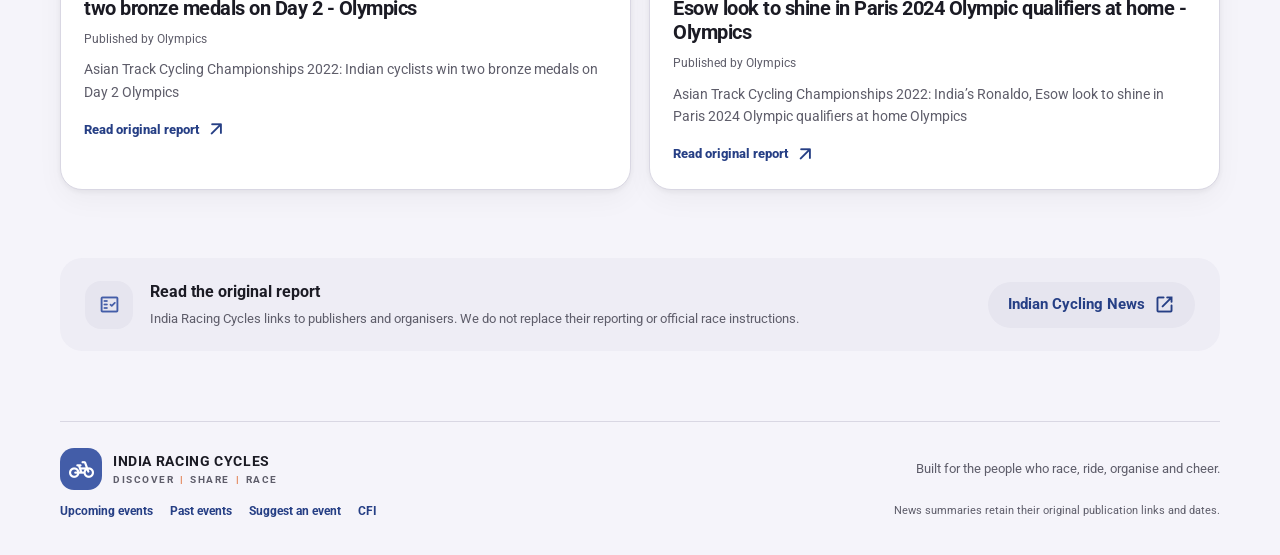
<file: india-racing-cycles/news.html>
<!doctype html>
<html lang="en">
<head>
  <meta charset="utf-8"><meta name="viewport" content="width=device-width, initial-scale=1"><meta name="theme-color" content="#f4f3fb">
  <meta name="description" content="Indian cycling race news, announcements, results and updates from trusted public sources.">
  <title>Cycling News | India Racing Cycles</title>
  <link rel="preconnect" href="https://fonts.googleapis.com"><link rel="preconnect" href="https://fonts.gstatic.com" crossorigin>
  <link href="https://fonts.googleapis.com/css2?family=Roboto:wght@400;500;600;700;800&family=Material+Symbols+Rounded:opsz,wght,FILL,GRAD@20..48,400,0,0" rel="stylesheet">
  <link rel="stylesheet" href="assets/css/styles.css"><script>window.IRC_CONFIG = { apiBase: "" };</script><script defer src="assets/js/app.js"></script>
</head>
<body data-page="news">
  <a class="skip-link" href="#main">Skip to content</a>
  <header class="topbar"><div class="topbar-inner">
    <a class="brand" href="index.html"><span class="brand-mark"><span class="material-symbols-rounded">pedal_bike</span></span><span class="brand-copy"><strong>INDIA RACING CYCLES</strong><small>DISCOVER <i>|</i> SHARE <i>|</i> RACE</small></span></a>
    <nav class="main-nav" aria-label="Main navigation"><a class="nav-link" href="index.html">Upcoming Events</a><a class="nav-link" href="past.html">Past Events</a><a class="nav-link active" href="news.html" aria-current="page">Cycling News</a><a class="nav-link" href="suggest-event.html">Suggest an Event</a></nav>
    <div class="top-actions"><button class="icon-button" id="theme-toggle" type="button" aria-label="Switch colour theme"><span class="material-symbols-rounded">dark_mode</span></button><a class="button button-tonal button-small" href="index.html#newsletter"><span class="material-symbols-rounded">mail</span> Newsletter</a></div>
  </div></header>
  <main id="main">
    <section class="page-hero"><p class="eyebrow"><span class="material-symbols-rounded">newspaper</span> STORIES FROM THE PELOTON</p><h1>Indian cycling.<br><span class="headline-accent">All in one feed.</span></h1><p class="hero-lead">Race announcements, results, association updates and stories shaping the Indian cycling scene — with links to the original publishers.</p></section>
    <section class="section">
      <div class="section-heading"><div><p class="eyebrow">LATEST UPDATES</p><h2>Cycling news</h2><p class="section-description">Summaries are for discovery. Open the original source for the full report and context.</p></div><span class="live-pill"><span></span> News desk</span></div>
      <div class="filter-panel"><label class="search-box"><span class="material-symbols-rounded">search</span><input id="news-search" type="search" placeholder="Search headlines or publishers" autocomplete="off"></label><label class="select-wrap"><span class="sr-only">News type</span><select id="news-type-filter"><option value="">All updates</option><option value="race">Race news</option><option value="results">Results</option><option value="announcement">Announcements</option><option value="community">Community</option></select><span class="material-symbols-rounded">expand_more</span></label></div>
      <div id="news-grid" class="news-grid" aria-live="polite"><div class="loading-card">Loading cycling news…</div></div>
      <p id="news-error" class="inline-note" hidden></p>
    </section>
    <section class="notice-band"><div class="notice-icon"><span class="material-symbols-rounded">fact_check</span></div><div><h3>Read the original report</h3><p>India Racing Cycles links to publishers and organisers. We do not replace their reporting or official race instructions.</p></div><a class="button button-tonal" href="https://indiancyclingnews.com/" target="_blank" rel="noopener">Indian Cycling News <span class="material-symbols-rounded">open_in_new</span></a></section>
  </main>
  <footer class="footer"><a class="brand footer-brand" href="index.html"><span class="brand-mark"><span class="material-symbols-rounded">pedal_bike</span></span><span class="brand-copy"><strong>INDIA RACING CYCLES</strong><small>DISCOVER <i>|</i> SHARE <i>|</i> RACE</small></span></a><p>Built for the people who race, ride, organise and cheer.</p><div class="footer-links"><a href="index.html">Upcoming events</a><a href="past.html">Past events</a><a href="suggest-event.html">Suggest an event</a><a href="https://www.cfiindia.in/" target="_blank" rel="noopener">CFI</a></div><small>News summaries retain their original publication links and dates.</small></footer>
</body></html>
</file>
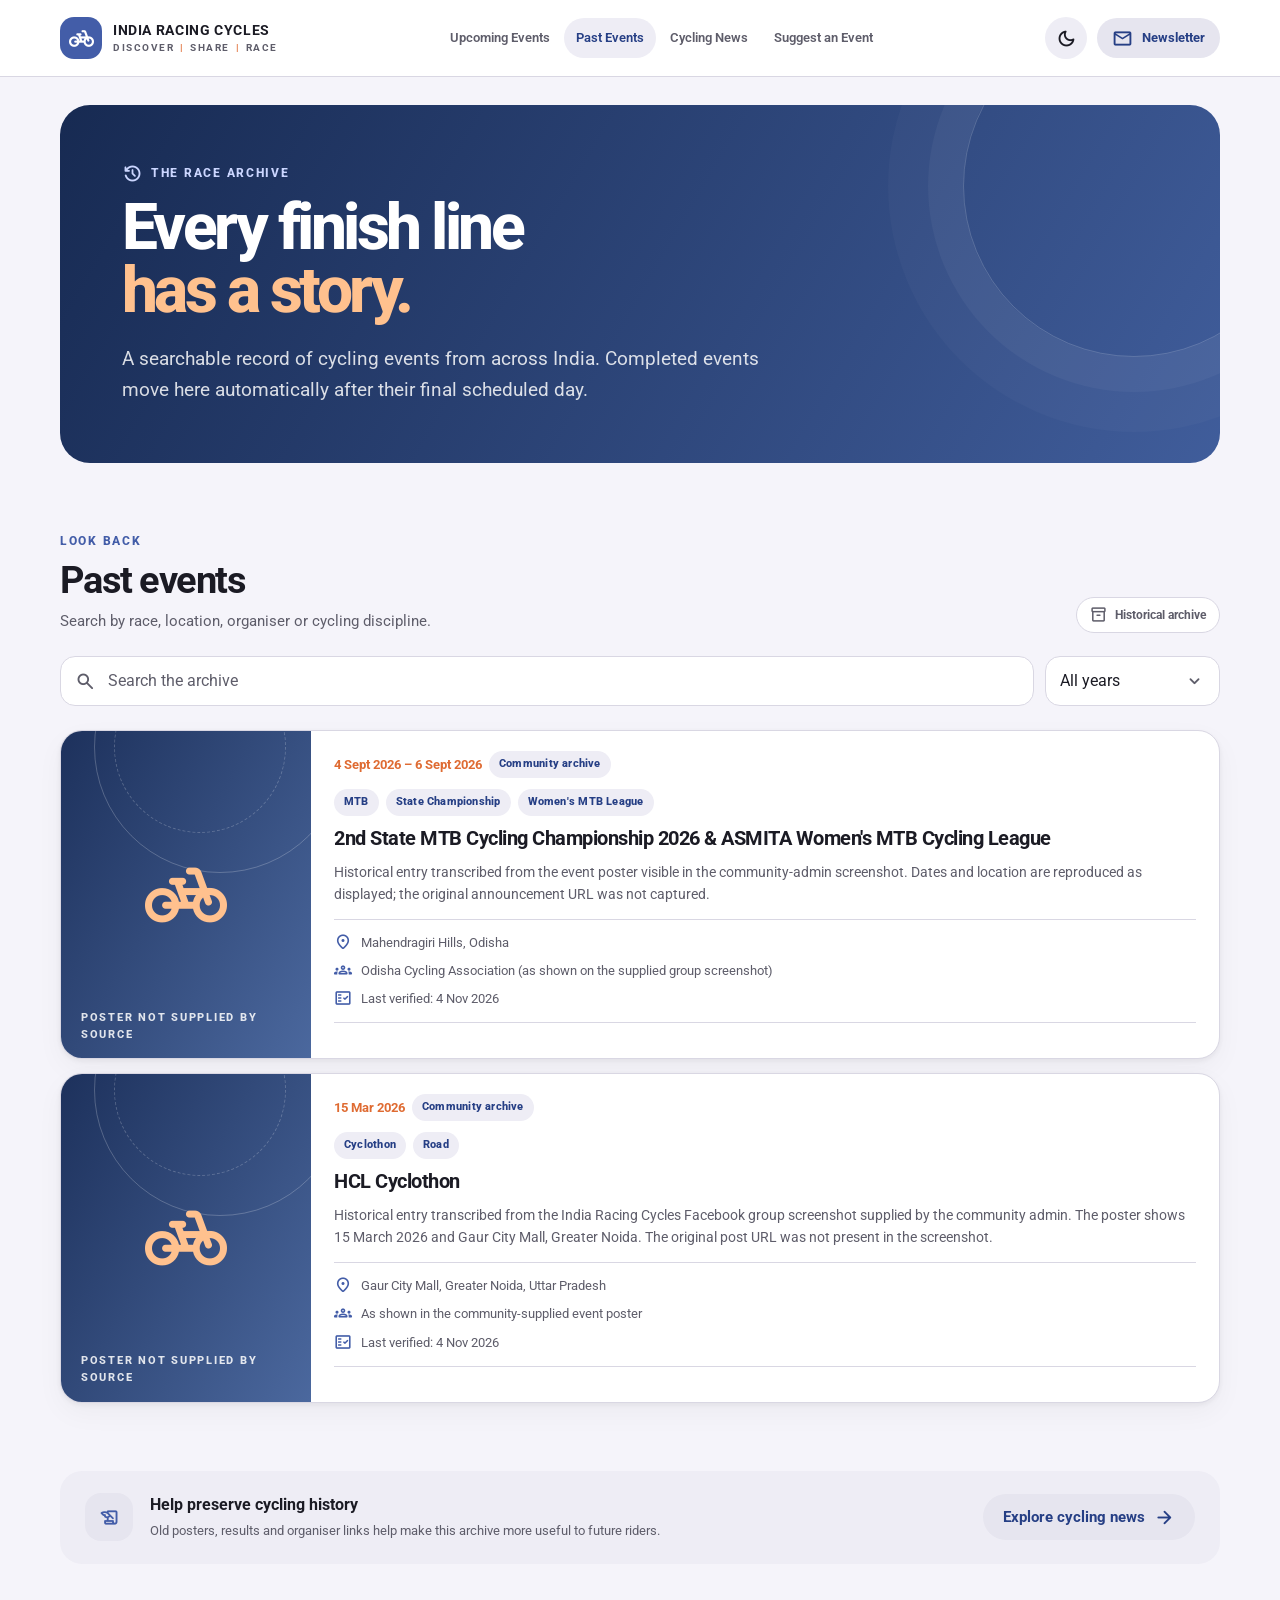
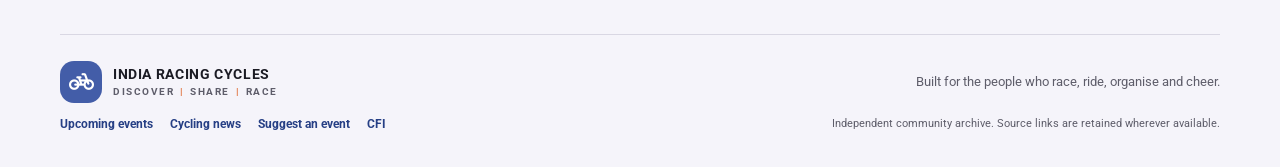
<file: india-racing-cycles/past.html>
<!doctype html>
<html lang="en">
<head>
  <meta charset="utf-8"><meta name="viewport" content="width=device-width, initial-scale=1"><meta name="theme-color" content="#f4f3fb">
  <meta name="description" content="Search the India Racing Cycles archive of past cycling races and competitions across India.">
  <title>Past Events | India Racing Cycles</title>
  <link rel="preconnect" href="https://fonts.googleapis.com"><link rel="preconnect" href="https://fonts.gstatic.com" crossorigin>
  <link href="https://fonts.googleapis.com/css2?family=Roboto:wght@400;500;600;700;800&family=Material+Symbols+Rounded:opsz,wght,FILL,GRAD@20..48,400,0,0" rel="stylesheet">
  <link rel="stylesheet" href="assets/css/styles.css"><script>window.IRC_CONFIG = { apiBase: "" };</script><script defer src="assets/js/app.js"></script>
</head>
<body data-page="past">
  <a class="skip-link" href="#main">Skip to content</a>
  <header class="topbar"><div class="topbar-inner">
    <a class="brand" href="index.html"><span class="brand-mark"><span class="material-symbols-rounded">pedal_bike</span></span><span class="brand-copy"><strong>INDIA RACING CYCLES</strong><small>DISCOVER <i>|</i> SHARE <i>|</i> RACE</small></span></a>
    <nav class="main-nav" aria-label="Main navigation"><a class="nav-link" href="index.html">Upcoming Events</a><a class="nav-link active" href="past.html" aria-current="page">Past Events</a><a class="nav-link" href="news.html">Cycling News</a><a class="nav-link" href="suggest-event.html">Suggest an Event</a></nav>
    <div class="top-actions"><button class="icon-button" id="theme-toggle" type="button" aria-label="Switch colour theme"><span class="material-symbols-rounded">dark_mode</span></button><a class="button button-tonal button-small" href="index.html#newsletter"><span class="material-symbols-rounded">mail</span> Newsletter</a></div>
  </div></header>
  <main id="main">
    <section class="page-hero"><p class="eyebrow"><span class="material-symbols-rounded">history</span> THE RACE ARCHIVE</p><h1>Every finish line<br><span class="headline-accent">has a story.</span></h1><p class="hero-lead">A searchable record of cycling events from across India. Completed events move here automatically after their final scheduled day.</p></section>
    <section class="section">
      <div class="section-heading"><div><p class="eyebrow">LOOK BACK</p><h2>Past events</h2><p class="section-description">Search by race, location, organiser or cycling discipline.</p></div><span class="archive-pill"><span class="material-symbols-rounded">inventory_2</span> Historical archive</span></div>
      <div class="filter-panel"><label class="search-box"><span class="material-symbols-rounded">search</span><input id="past-search" type="search" placeholder="Search the archive" autocomplete="off"></label><label class="select-wrap"><span class="sr-only">Year</span><select id="year-filter"><option value="">All years</option></select><span class="material-symbols-rounded">expand_more</span></label></div>
      <div id="past-grid" class="event-grid" aria-live="polite"><div class="loading-card">Loading the archive…</div></div>
      <p id="past-error" class="inline-note" hidden></p>
    </section>
    <section class="notice-band"><div class="notice-icon"><span class="material-symbols-rounded">history_edu</span></div><div><h3>Help preserve cycling history</h3><p>Old posters, results and organiser links help make this archive more useful to future riders.</p></div><a class="button button-tonal" href="news.html">Explore cycling news <span class="material-symbols-rounded">arrow_forward</span></a></section>
  </main>
  <footer class="footer"><a class="brand footer-brand" href="index.html"><span class="brand-mark"><span class="material-symbols-rounded">pedal_bike</span></span><span class="brand-copy"><strong>INDIA RACING CYCLES</strong><small>DISCOVER <i>|</i> SHARE <i>|</i> RACE</small></span></a><p>Built for the people who race, ride, organise and cheer.</p><div class="footer-links"><a href="index.html">Upcoming events</a><a href="news.html">Cycling news</a><a href="suggest-event.html">Suggest an event</a><a href="https://www.cfiindia.in/" target="_blank" rel="noopener">CFI</a></div><small>Independent community archive. Source links are retained wherever available.</small></footer>
</body></html>
</file>
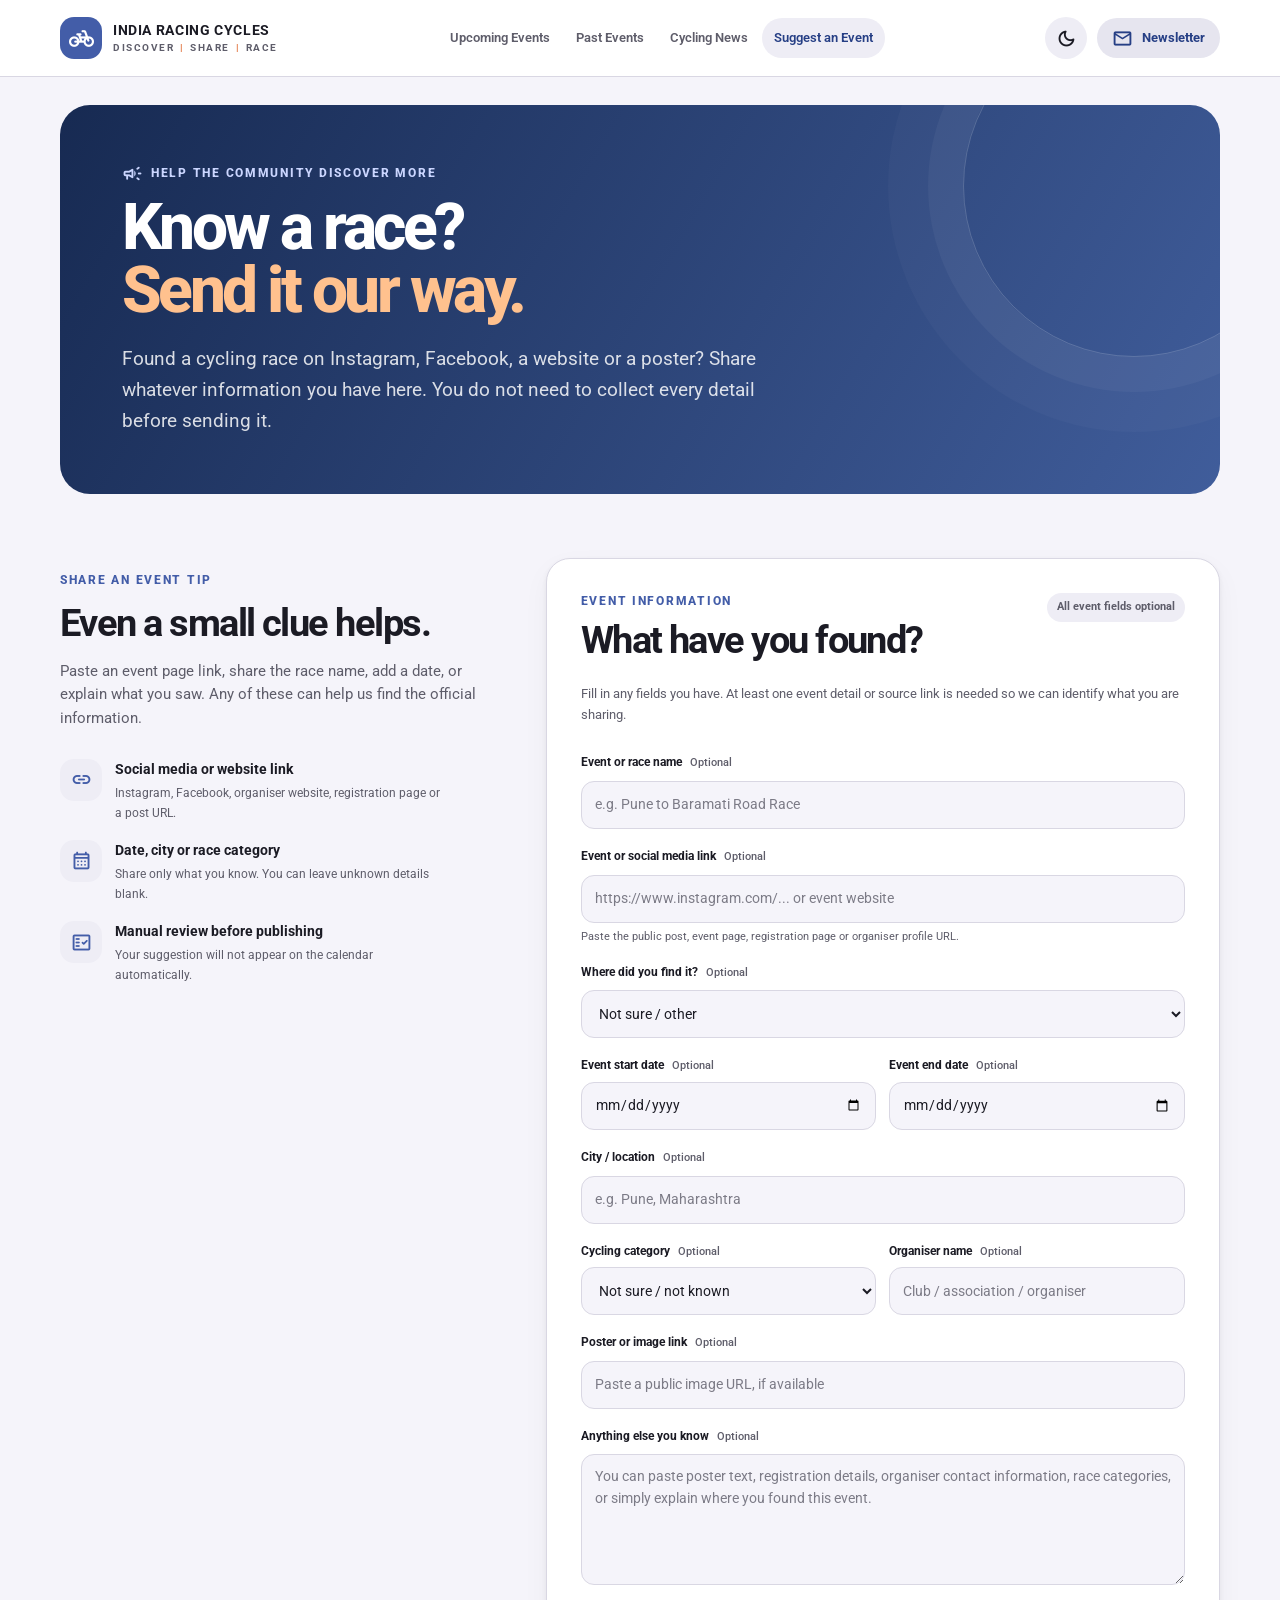
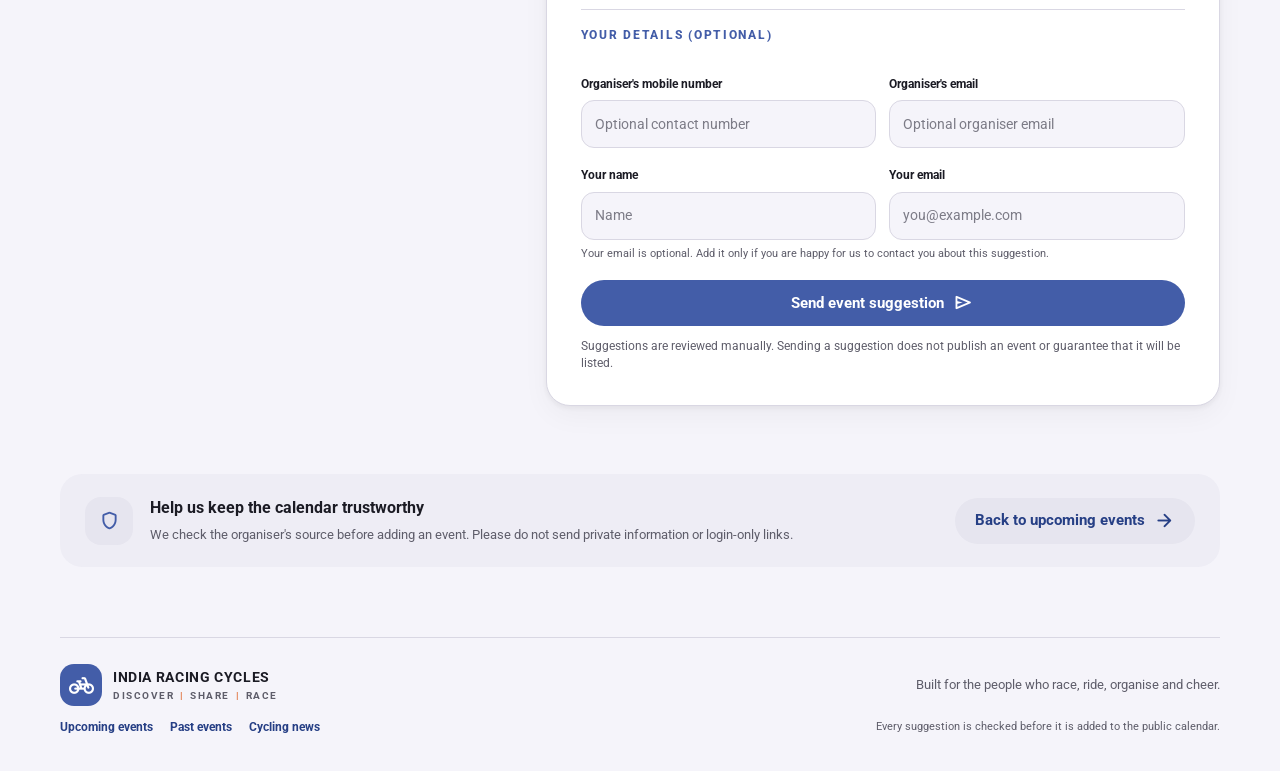
<file: india-racing-cycles/suggest-event.html>
<!doctype html>
<html lang="en">
<head>
  <meta charset="utf-8">
  <meta name="viewport" content="width=device-width, initial-scale=1">
  <meta name="theme-color" content="#f4f3fb">
  <meta name="description" content="Share a cycling race or event with India Racing Cycles. Send any details you have for manual review.">
  <title>Suggest an Event | India Racing Cycles</title>
  <link rel="preconnect" href="https://fonts.googleapis.com">
  <link rel="preconnect" href="https://fonts.gstatic.com" crossorigin>
  <link href="https://fonts.googleapis.com/css2?family=Roboto:wght@400;500;600;700;800&family=Material+Symbols+Rounded:opsz,wght,FILL,GRAD@20..48,400,0,0" rel="stylesheet">
  <link rel="stylesheet" href="assets/css/styles.css">
  <script>window.IRC_CONFIG = { apiBase: "" };</script>
  <script defer src="assets/js/app.js"></script>
</head>
<body data-page="suggestion">
  <a class="skip-link" href="#main">Skip to content</a>
  <header class="topbar">
    <div class="topbar-inner">
      <a class="brand" href="index.html" aria-label="India Racing Cycles home">
        <span class="brand-mark"><span class="material-symbols-rounded">pedal_bike</span></span>
        <span class="brand-copy"><strong>INDIA RACING CYCLES</strong><small>DISCOVER <i>|</i> SHARE <i>|</i> RACE</small></span>
      </a>
      <nav class="main-nav" aria-label="Main navigation">
        <a class="nav-link" href="index.html">Upcoming Events</a>
        <a class="nav-link" href="past.html">Past Events</a>
        <a class="nav-link" href="news.html">Cycling News</a>
        <a class="nav-link active" href="suggest-event.html" aria-current="page">Suggest an Event</a>
      </nav>
      <div class="top-actions">
        <button class="icon-button" id="theme-toggle" type="button" aria-label="Switch colour theme"><span class="material-symbols-rounded">dark_mode</span></button>
        <a class="button button-tonal button-small" href="index.html#newsletter"><span class="material-symbols-rounded">mail</span> Newsletter</a>
      </div>
    </div>
  </header>

  <main id="main">
    <section class="page-hero">
      <p class="eyebrow"><span class="material-symbols-rounded">campaign</span> HELP THE COMMUNITY DISCOVER MORE</p>
      <h1>Know a race?<br><span class="headline-accent">Send it our way.</span></h1>
      <p class="hero-lead">Found a cycling race on Instagram, Facebook, a website or a poster? Share whatever information you have here. You do not need to collect every detail before sending it.</p>
    </section>

    <section class="suggest-layout">
      <div class="suggest-intro">
        <p class="eyebrow">SHARE AN EVENT TIP</p>
        <h2>Even a small clue helps.</h2>
        <p>Paste an event page link, share the race name, add a date, or explain what you saw. Any of these can help us find the official information.</p>
        <div class="suggest-points">
          <div><span class="material-symbols-rounded">link</span><span><b>Social media or website link</b><small>Instagram, Facebook, organiser website, registration page or a post URL.</small></span></div>
          <div><span class="material-symbols-rounded">calendar_month</span><span><b>Date, city or race category</b><small>Share only what you know. You can leave unknown details blank.</small></span></div>
          <div><span class="material-symbols-rounded">fact_check</span><span><b>Manual review before publishing</b><small>Your suggestion will not appear on the calendar automatically.</small></span></div>
        </div>
      </div>

      <form id="event-suggestion-form" class="suggest-form" novalidate>
        <div class="form-heading">
          <div><p class="eyebrow">EVENT INFORMATION</p><h2>What have you found?</h2></div>
          <span class="optional-tag">All event fields optional</span>
        </div>
        <p class="form-help">Fill in any fields you have. At least one event detail or source link is needed so we can identify what you are sharing.</p>

        <label class="field-label" for="suggest-title">Event or race name <span>Optional</span></label>
        <input class="text-field" id="suggest-title" name="event_name" type="text" maxlength="180" placeholder="e.g. Pune to Baramati Road Race">

        <label class="field-label" for="suggest-url">Event or social media link <span>Optional</span></label>
        <input class="text-field" id="suggest-url" name="source_url" type="url" maxlength="1000" placeholder="https://www.instagram.com/... or event website">
        <small class="field-hint">Paste the public post, event page, registration page or organiser profile URL.</small>
        <label class="field-label" for="suggest-platform">Where did you find it? <span>Optional</span></label>
        <select class="text-field" id="suggest-platform" name="source_platform"><option value="">Not sure / other</option><option>Instagram</option><option>Facebook</option><option>LinkedIn</option><option>BookMyShow</option><option>Official event website</option><option>WhatsApp or message</option><option>Poster / photograph</option><option>Other</option></select>

        <div class="field-pair">
          <div><label class="field-label" for="suggest-date">Event start date <span>Optional</span></label><input class="text-field" id="suggest-date" name="event_date" type="date"></div>
          <div><label class="field-label" for="suggest-end-date">Event end date <span>Optional</span></label><input class="text-field" id="suggest-end-date" name="event_date_end" type="date"></div>
        </div>
        <label class="field-label" for="suggest-location">City / location <span>Optional</span></label>
        <input class="text-field" id="suggest-location" name="location" type="text" maxlength="180" placeholder="e.g. Pune, Maharashtra">

        <div class="field-pair">
          <div><label class="field-label" for="suggest-category">Cycling category <span>Optional</span></label>
            <select class="text-field" id="suggest-category" name="category">
              <option value="">Not sure / not known</option><option>Road</option><option>MTB</option><option>Track</option><option>Time Trial</option><option>Gran Fondo</option><option>Ultra-cycling</option><option>Cyclocross</option><option>Cyclothon</option><option>Other</option>
            </select>
          </div>
          <div><label class="field-label" for="suggest-organiser">Organiser name <span>Optional</span></label><input class="text-field" id="suggest-organiser" name="organiser" type="text" maxlength="180" placeholder="Club / association / organiser"></div>
        </div>

        <label class="field-label" for="suggest-poster">Poster or image link <span>Optional</span></label>
        <input class="text-field" id="suggest-poster" name="poster_url" type="url" maxlength="1000" placeholder="Paste a public image URL, if available">

        <label class="field-label" for="suggest-details">Anything else you know <span>Optional</span></label>
        <textarea class="text-field text-area" id="suggest-details" name="details" rows="5" maxlength="5000" placeholder="You can paste poster text, registration details, organiser contact information, race categories, or simply explain where you found this event."></textarea>

        <div class="form-divider"></div>
        <p class="eyebrow">YOUR DETAILS (OPTIONAL)</p>
        <div class="field-pair">
          <div><label class="field-label" for="suggest-organiser-phone">Organiser's mobile number</label><input class="text-field" id="suggest-organiser-phone" name="organiser_phone" type="tel" maxlength="40" placeholder="Optional contact number"></div>
          <div><label class="field-label" for="suggest-organiser-email">Organiser's email</label><input class="text-field" id="suggest-organiser-email" name="organiser_email" type="email" maxlength="254" placeholder="Optional organiser email"></div>
        </div>
        <div class="field-pair">
          <div><label class="field-label" for="suggest-name">Your name</label><input class="text-field" id="suggest-name" name="contributor_name" type="text" maxlength="100" autocomplete="name" placeholder="Name"></div>
          <div><label class="field-label" for="suggest-email">Your email</label><input class="text-field" id="suggest-email" name="contributor_email" type="email" maxlength="254" autocomplete="email" placeholder="you@example.com"></div>
        </div>
        <small class="field-hint">Your email is optional. Add it only if you are happy for us to contact you about this suggestion.</small>

        <div class="form-trap" aria-hidden="true"><label for="suggest-website">Leave this field empty</label><input id="suggest-website" name="website" type="text" tabindex="-1" autocomplete="off"></div>
        <button class="button button-filled submit-suggestion" type="submit">Send event suggestion <span class="material-symbols-rounded">send</span></button>
        <p id="suggestion-message" class="form-message form-message-dark" role="status">Suggestions are reviewed manually. Sending a suggestion does not publish an event or guarantee that it will be listed.</p>
      </form>
    </section>

    <section class="notice-band">
      <div class="notice-icon"><span class="material-symbols-rounded">shield</span></div>
      <div><h3>Help us keep the calendar trustworthy</h3><p>We check the organiser's source before adding an event. Please do not send private information or login-only links.</p></div>
      <a class="button button-tonal" href="index.html">Back to upcoming events <span class="material-symbols-rounded">arrow_forward</span></a>
    </section>
  </main>

  <footer class="footer">
    <a class="brand footer-brand" href="index.html"><span class="brand-mark"><span class="material-symbols-rounded">pedal_bike</span></span><span class="brand-copy"><strong>INDIA RACING CYCLES</strong><small>DISCOVER <i>|</i> SHARE <i>|</i> RACE</small></span></a>
    <p>Built for the people who race, ride, organise and cheer.</p>
    <div class="footer-links"><a href="index.html">Upcoming events</a><a href="past.html">Past events</a><a href="news.html">Cycling news</a></div>
    <small>Every suggestion is checked before it is added to the public calendar.</small>
  </footer>
</body>
</html>
</file>
<file: india-racing-cycles/assets/css/styles.css>
:root{color-scheme:light;--page:#f5f4fa;--surface:#fff;--surface2:#eeedf5;--surface3:#e6e5ef;--ink:#1b1b24;--muted:#5e5d6a;--primary:#435da8;--primary-dark:#263f85;--on-primary:#fff;--outline:#d9d7e3;--outline-strong:#777585;--accent:#df6b32;--success:#266b4d;--shadow:0 2px 5px rgba(27,27,36,.06),0 10px 28px rgba(27,27,36,.04);--shadow-high:0 8px 24px rgba(27,27,36,.12);--radius:22px;--max:1160px}
:root[data-theme=dark]{color-scheme:dark;--page:#12131a;--surface:#1c1d26;--surface2:#272936;--surface3:#323443;--ink:#e8e7f0;--muted:#bdbbc9;--primary:#b7c5ff;--primary-dark:#d2dbff;--on-primary:#182b62;--outline:#3b3c49;--outline-strong:#9694a4;--accent:#ffb68e;--success:#9ed9b9;--shadow:0 2px 8px rgba(0,0,0,.18),0 12px 30px rgba(0,0,0,.12);--shadow-high:0 10px 30px rgba(0,0,0,.35)}
*{box-sizing:border-box}html{scroll-behavior:smooth;scroll-padding-top:100px}body{margin:0;background:var(--page);color:var(--ink);font-family:Roboto,"Segoe UI",Arial,sans-serif;line-height:1.55;transition:background .2s,color .2s}a{color:inherit;text-underline-offset:3px}a:focus-visible,button:focus-visible,input:focus-visible,select:focus-visible{outline:3px solid var(--accent);outline-offset:3px}.material-symbols-rounded{font-size:21px;line-height:1;vertical-align:middle;font-variation-settings:"FILL" 0,"wght" 450,"GRAD" 0,"opsz" 24}.sr-only{position:absolute;width:1px;height:1px;padding:0;margin:-1px;overflow:hidden;clip:rect(0,0,0,0);white-space:nowrap;border:0}.skip-link{position:absolute;left:12px;top:-60px;background:var(--surface);padding:10px 14px;border-radius:10px;z-index:30}.skip-link:focus{top:12px}.topbar{position:sticky;top:0;z-index:20;background:color-mix(in srgb,var(--surface) 94%,transparent);backdrop-filter:blur(18px);border-bottom:1px solid var(--outline)}.topbar-inner{max-width:var(--max);width:calc(100% - 40px);min-height:76px;margin:auto;display:flex;align-items:center;justify-content:space-between;gap:24px}.brand{display:inline-flex;align-items:center;gap:11px;text-decoration:none;min-width:max-content}.brand-mark{width:42px;height:42px;display:grid;place-items:center;border-radius:14px;background:var(--primary);color:var(--on-primary)}.brand-mark .material-symbols-rounded{font-size:25px}.brand-copy{display:grid;line-height:1.2;gap:4px}.brand-copy strong{font-size:.86rem;letter-spacing:.045em}.brand-copy small{font-size:.61rem;color:var(--muted);letter-spacing:.16em;font-weight:700}.brand-copy i{font-style:normal;color:var(--accent);padding:0 2px}.main-nav{display:flex;align-items:center;justify-content:center;gap:5px}.nav-link{font-size:.88rem;font-weight:600;text-decoration:none;color:var(--muted);padding:10px 15px;border-radius:999px;white-space:nowrap}.nav-link:hover{background:var(--surface2);color:var(--ink)}.nav-link.active{background:var(--surface2);color:var(--primary-dark)}.top-actions{display:flex;align-items:center;gap:10px}.icon-button{height:42px;width:42px;display:grid;place-items:center;border-radius:50%;border:0;background:var(--surface2);color:var(--ink);cursor:pointer}.button{border:0;border-radius:999px;min-height:46px;padding:0 20px;display:inline-flex;align-items:center;justify-content:center;gap:9px;text-decoration:none;font:inherit;font-size:.91rem;font-weight:700;cursor:pointer;transition:transform .16s,box-shadow .16s,background .16s}.button:hover{transform:translateY(-1px);box-shadow:var(--shadow)}.button-filled{background:var(--primary);color:var(--on-primary)}.button-tonal{background:var(--surface3);color:var(--primary-dark)}.button-outline{border:1px solid var(--outline-strong);background:transparent;color:var(--ink)}.button-small{min-height:40px;padding:0 15px;font-size:.82rem}.hero{max-width:var(--max);width:calc(100% - 40px);margin:28px auto 0;min-height:410px;position:relative;overflow:hidden;border-radius:32px;background:linear-gradient(118deg,#172a52 0%,#243f78 52%,#405d9b 100%);color:#fff;padding:62px clamp(28px,6vw,76px);display:flex;align-items:center}.hero-glow{position:absolute;width:520px;height:520px;border-radius:50%;right:8%;top:-28%;background:radial-gradient(circle,rgba(255,255,255,.18),transparent 70%)}.hero-content{position:relative;z-index:2;max-width:640px}.eyebrow{margin:0 0 12px;display:flex;align-items:center;gap:8px;color:var(--primary);font-size:.72rem;font-weight:800;letter-spacing:.15em;text-transform:uppercase}.hero .eyebrow,.page-hero .eyebrow{color:#cbd6ff}.hero h1,.page-hero h1{font-size:clamp(2.8rem,6vw,5.3rem);line-height:.99;letter-spacing:-.055em;margin:0 0 20px;font-weight:800}.headline-accent{color:#ffc18e}.hero-lead{font-size:clamp(1rem,1.8vw,1.18rem);line-height:1.65;color:rgba(255,255,255,.83);max-width:580px}.hero-actions{display:flex;flex-wrap:wrap;gap:12px;margin-top:26px}.hero .button-outline{border-color:rgba(255,255,255,.56);color:white}.hero .button-tonal{background:#e6eaff;color:#243f78}.hero-footnote{display:flex;align-items:center;gap:8px;color:rgba(255,255,255,.72);font-size:.78rem;margin:23px 0 0}.hero-footnote .material-symbols-rounded{font-size:17px}.hero-art{position:absolute;right:4%;top:50%;transform:translateY(-50%);width:min(34vw,390px);aspect-ratio:1;border-radius:50%;border:1px solid rgba(255,255,255,.18);display:grid;place-items:center}.orbit{position:absolute;border:1px solid rgba(255,255,255,.24);border-radius:50%}.orbit-one{inset:11%}.orbit-two{inset:24%;border-style:dashed}.hero-bike{font-size:clamp(90px,14vw,170px);color:#ffc18e;filter:drop-shadow(0 18px 26px rgba(0,0,0,.2))}.hero-art-label{position:absolute;bottom:13%;right:4%;display:grid;text-align:right;letter-spacing:.15em}.hero-art-label b{font-size:1.05rem}.hero-art-label span{font-size:.62rem;opacity:.72}.stats-strip{max-width:var(--max);width:calc(100% - 40px);margin:18px auto 0;background:var(--surface);border:1px solid var(--outline);border-radius:20px;display:grid;grid-template-columns:repeat(3,1fr);box-shadow:var(--shadow)}.stat{padding:17px 24px;display:grid;gap:2px;text-align:center}.stat+.stat{border-left:1px solid var(--outline)}.stat strong{font-size:1.3rem;letter-spacing:-.03em}.stat span{font-size:.76rem;color:var(--muted)}.section{max-width:var(--max);width:calc(100% - 40px);margin:0 auto;padding:70px 0 16px}.section-heading{display:flex;justify-content:space-between;align-items:end;gap:22px;margin-bottom:23px}.section-heading .eyebrow{margin-bottom:7px}.section-heading h2,.newsletter-copy h2{font-size:clamp(1.9rem,3vw,2.6rem);letter-spacing:-.04em;line-height:1.12;margin:0 0 9px}.section-description{margin:0;color:var(--muted);max-width:660px;font-size:.94rem}.live-pill,.archive-pill{display:inline-flex;align-items:center;gap:8px;border:1px solid var(--outline);background:var(--surface);border-radius:999px;padding:8px 13px;color:var(--muted);font-size:.75rem;font-weight:700;white-space:nowrap}.live-pill>span{width:8px;height:8px;background:#2d9b67;border-radius:50%;box-shadow:0 0 0 4px rgba(45,155,103,.12)}.archive-pill .material-symbols-rounded{font-size:17px}.filter-panel{display:flex;gap:11px;margin:20px 0 24px;flex-wrap:wrap}.search-box,.select-wrap{min-height:50px;background:var(--surface);border:1px solid var(--outline);border-radius:15px;display:flex;align-items:center;gap:10px;padding:0 14px;color:var(--muted)}.search-box{flex:1;min-width:220px}.search-box input{border:0;outline:0;background:transparent;color:var(--ink);font:inherit;width:100%;min-width:0}.search-box input::placeholder{color:var(--muted)}.search-box kbd{font-size:.7rem;border:1px solid var(--outline);border-radius:5px;padding:2px 6px;color:var(--muted)}.select-wrap{min-width:175px;position:relative}.select-wrap select{appearance:none;background:transparent;border:0;outline:0;color:var(--ink);font:inherit;flex:1;min-width:0;cursor:pointer}.select-wrap .material-symbols-rounded{pointer-events:none}.event-grid{display:grid;grid-template-columns:repeat(2,minmax(0,1fr));gap:18px}.event-card,.news-card{background:var(--surface);border:1px solid var(--outline);border-radius:var(--radius);overflow:hidden;box-shadow:var(--shadow);transition:transform .18s,box-shadow .18s}.event-card:hover,.news-card:hover{transform:translateY(-3px);box-shadow:var(--shadow-high)}.event-poster{height:178px;position:relative;overflow:hidden;background:linear-gradient(120deg,#1d315c,#4b689e);display:flex;align-items:center;justify-content:center;color:#fff}.event-poster:before,.event-poster:after{content:"";position:absolute;border:1px solid rgba(255,255,255,.22);border-radius:50%;width:250px;height:250px;right:-35px;top:-110px}.event-poster:after{width:170px;height:170px;right:25px;top:-70px;border-style:dashed}.event-poster .material-symbols-rounded{font-size:82px;color:#ffc18e;position:relative;z-index:1}.poster-caption{position:absolute;left:20px;bottom:15px;z-index:2;font-size:.68rem;letter-spacing:.16em;font-weight:800;text-transform:uppercase;color:rgba(255,255,255,.85)}.event-poster img{width:100%;height:100%;object-fit:cover}.event-body{padding:21px}.event-meta{display:flex;flex-wrap:wrap;align-items:center;gap:7px;margin-bottom:11px}.chip{display:inline-flex;align-items:center;gap:5px;border-radius:999px;padding:5px 10px;font-size:.68rem;font-weight:800;letter-spacing:.02em;background:var(--surface2);color:var(--primary-dark)}.chip.confirmed{background:color-mix(in srgb,var(--success) 14%,var(--surface));color:var(--success)}.event-date{font-size:.8rem;font-weight:700;color:var(--accent)}.event-card h3,.news-card h3{font-size:1.24rem;letter-spacing:-.025em;line-height:1.25;margin:0 0 9px}.event-description,.news-description{font-size:.87rem;line-height:1.6;color:var(--muted);margin:0 0 14px}.event-details{display:grid;gap:8px;padding:13px 0;border-top:1px solid var(--outline);border-bottom:1px solid var(--outline)}.detail-row{display:flex;align-items:flex-start;gap:9px;font-size:.81rem;color:var(--muted)}.detail-row .material-symbols-rounded{font-size:18px;color:var(--primary);flex:none}.event-actions{display:flex;gap:9px;flex-wrap:wrap;margin-top:15px}.event-actions .button{min-height:40px;padding:0 14px;font-size:.78rem}.source-links{display:flex;gap:12px;flex-wrap:wrap;margin-top:13px}.source-links a{font-size:.75rem;font-weight:700;color:var(--primary-dark)}.loading-card,.empty-state{grid-column:1/-1;padding:45px 24px;border:1px dashed var(--outline-strong);border-radius:var(--radius);text-align:center;color:var(--muted);background:var(--surface)}.empty-state .material-symbols-rounded{font-size:42px;color:var(--primary);margin-bottom:10px}.empty-state h3{color:var(--ink);margin:4px 0 8px}.empty-state p{max-width:520px;margin:0 auto;font-size:.88rem}.notice-band{max-width:var(--max);width:calc(100% - 40px);margin:52px auto 4px;padding:22px 25px;border-radius:22px;background:var(--surface2);display:flex;align-items:center;gap:17px}.notice-icon{height:48px;width:48px;border-radius:16px;background:var(--surface3);display:grid;place-items:center;color:var(--primary);flex:none}.notice-band h3{margin:0 0 4px;font-size:1rem}.notice-band p{margin:0;color:var(--muted);font-size:.82rem;max-width:670px}.notice-band .button{margin-left:auto;flex:none}.sources-section{padding-top:64px}.source-grid{display:grid;grid-template-columns:repeat(2,minmax(0,1fr));gap:12px}.source-card{display:flex;align-items:center;gap:13px;padding:16px;border-radius:17px;background:var(--surface);border:1px solid var(--outline);text-decoration:none;min-width:0}.source-card:hover{border-color:var(--primary)}.source-card>span:nth-child(2){display:grid;gap:3px;min-width:0;flex:1}.source-card b{font-size:.86rem}.source-card small{font-size:.73rem;color:var(--muted)}.source-card>.material-symbols-rounded{font-size:18px;color:var(--muted)}.source-icon{width:42px;height:42px;border-radius:13px;background:var(--surface2);display:grid;place-items:center;color:var(--primary-dark);font-size:.7rem;font-weight:900;flex:none}.newsletter-section{max-width:var(--max);width:calc(100% - 40px);margin:68px auto 0;padding:38px clamp(22px,5vw,52px);border-radius:28px;background:linear-gradient(120deg,#1c315e,#3c568d);color:white;display:grid;grid-template-columns:1fr 1fr;gap:38px;align-items:center}.newsletter-copy .eyebrow{color:#ffc18e}.newsletter-copy h2{margin-bottom:12px}.newsletter-copy p:last-child{color:rgba(255,255,255,.75);max-width:400px;margin:0}.newsletter-form{display:grid;gap:9px}.newsletter-form>label:first-child{font-size:.78rem;font-weight:700;color:rgba(255,255,255,.9)}.email-field{background:white;border-radius:999px;padding:5px;display:flex;gap:5px}.email-field input{border:0;outline:0;min-width:0;flex:1;padding:0 14px;background:transparent;color:#1b1b24;font:inherit}.email-field .button{min-height:42px;white-space:nowrap}.consent{display:flex;align-items:flex-start;gap:8px;font-size:.69rem;line-height:1.4;color:rgba(255,255,255,.76)}.consent input{margin:2px 0 0;accent-color:#ffc18e}.form-message{font-size:.72rem;color:rgba(255,255,255,.8);margin:2px 0 0}.form-message.error{color:#ffd2c5}.form-message.success{color:#bdf0d1}.page-hero{max-width:var(--max);width:calc(100% - 40px);margin:28px auto 0;padding:58px clamp(26px,5vw,62px);border-radius:30px;background:linear-gradient(120deg,#172a52,#405d9b);color:white;position:relative;overflow:hidden}.page-hero:after{content:"";position:absolute;width:340px;height:340px;border-radius:50%;border:1px solid rgba(255,255,255,.18);right:-85px;top:-90px;box-shadow:0 0 0 35px rgba(255,255,255,.04),0 0 0 75px rgba(255,255,255,.025)}.page-hero h1{font-size:clamp(2.6rem,5vw,4.2rem);position:relative;z-index:1}.page-hero .hero-lead{max-width:650px;margin:0}.news-grid{display:grid;grid-template-columns:repeat(2,minmax(0,1fr));gap:18px}.news-card{padding:23px}.news-card-top{display:flex;align-items:center;justify-content:space-between;gap:10px;margin-bottom:17px}.news-category{display:inline-flex;align-items:center;gap:6px;color:var(--primary-dark);background:var(--surface2);border-radius:999px;padding:6px 10px;font-size:.68rem;font-weight:800;text-transform:uppercase;letter-spacing:.06em}.news-card time{font-size:.73rem;color:var(--muted)}.news-card h3{font-size:1.22rem}.news-source{font-size:.74rem;color:var(--muted);margin:0 0 10px}.news-link{display:inline-flex;align-items:center;gap:7px;font-size:.8rem;font-weight:800;color:var(--primary-dark);text-decoration:none}.footer{max-width:var(--max);width:calc(100% - 40px);margin:70px auto 0;padding:26px 0 34px;border-top:1px solid var(--outline);display:grid;grid-template-columns:1fr 1fr;gap:12px;align-items:center}.footer-brand{justify-self:start}.footer p{margin:0;color:var(--muted);font-size:.8rem;text-align:right}.footer-links{display:flex;gap:17px;flex-wrap:wrap}.footer-links a{font-size:.75rem;color:var(--primary-dark);font-weight:700;text-decoration:none}.footer>small{justify-self:end;text-align:right;color:var(--muted);font-size:.68rem}.inline-note{color:var(--muted);font-size:.78rem;margin:14px 0}.inline-note[hidden]{display:none}
@media(max-width:900px){.topbar-inner{flex-wrap:wrap;justify-content:space-between;padding:12px 0;gap:10px}.main-nav{order:3;width:100%;justify-content:flex-start;overflow:auto}.nav-link{padding:8px 12px}.hero-art{right:-4%;opacity:.56}.hero-content{max-width:590px}.newsletter-section{gap:24px}}
@media(max-width:650px){.topbar-inner{width:calc(100% - 28px)}.brand-copy strong{font-size:.76rem}.brand-copy small{font-size:.55rem}.brand-mark{width:38px;height:38px}.top-actions .button{display:none}.hero,.page-hero{width:calc(100% - 24px);border-radius:24px}.hero{min-height:420px;padding:45px 24px}.hero-art{width:210px;right:-60px;top:70%;opacity:.28}.hero h1{font-size:clamp(2.75rem,13vw,4rem)}.stats-strip{width:calc(100% - 24px)}.stat{padding:13px 6px}.stat strong{font-size:1.05rem}.stat span{font-size:.65rem}.section,.notice-band,.newsletter-section,.footer{width:calc(100% - 28px)}.section{padding-top:54px}.section-heading{align-items:flex-start;flex-direction:column}.filter-panel{display:grid;grid-template-columns:1fr 1fr}.search-box{grid-column:1/-1}.select-wrap{min-width:0}.event-grid,.news-grid,.source-grid{grid-template-columns:1fr}.notice-band{align-items:flex-start;flex-wrap:wrap;padding:19px}.notice-band .button{margin:3px 0 0 64px}.newsletter-section{grid-template-columns:1fr;padding:28px 22px;margin-top:54px}.newsletter-copy h2{font-size:2rem}.email-field{border-radius:18px;flex-wrap:wrap;padding:7px}.email-field input{height:42px;flex-basis:100%}.email-field .button{width:100%}.page-hero{padding:44px 23px}.page-hero h1{font-size:2.8rem}.footer{grid-template-columns:1fr}.footer p,.footer>small{justify-self:start;text-align:left}.footer-links{gap:14px}}
@media(prefers-reduced-motion:reduce){*,*::before,*::after{scroll-behavior:auto!important;transition:none!important;animation:none!important}}
.source-previews{display:grid;grid-template-columns:repeat(auto-fit,minmax(180px,1fr));gap:10px;margin-top:15px}
.source-preview-card{display:flex;align-items:center;gap:10px;min-width:0;padding:9px;border:1px solid var(--outline);border-radius:15px;background:var(--surface2);text-decoration:none;transition:border-color .16s,transform .16s}
.source-preview-card:hover{border-color:var(--primary);transform:translateY(-1px)}
.source-preview-thumb{width:66px;height:58px;flex:none;display:grid;place-items:center;overflow:hidden;border-radius:10px;background:var(--surface3);color:var(--primary)}
.source-preview-thumb img{width:100%;height:100%;object-fit:cover}
.source-preview-thumb .material-symbols-rounded{font-size:26px}
.source-preview-body{display:grid;gap:2px;min-width:0}
.source-preview-body small{font-size:.62rem;letter-spacing:.08em;text-transform:uppercase;color:var(--muted);font-weight:800}
.source-preview-body b{font-size:.75rem;line-height:1.25;overflow-wrap:anywhere}
.source-preview-body>span{font-size:.68rem;color:var(--primary-dark);font-weight:700}

/* Community-submitted event suggestions */
.main-nav{gap:2px}
.nav-link{padding-left:12px;padding-right:12px;font-size:.82rem}
.event-grid{display:flex;flex-direction:column;gap:14px}
.event-card{display:grid;grid-template-columns:minmax(190px,250px) minmax(0,1fr);width:100%}
.event-poster{height:auto;min-height:220px;align-self:stretch}
.event-body{padding:20px 23px}
.source-list{display:flex;flex-direction:column;gap:9px}
.source-row{display:flex;align-items:center;gap:14px;padding:13px 16px;border:1px solid var(--outline);border-radius:16px;background:var(--surface);text-decoration:none;transition:border-color .16s,transform .16s,box-shadow .16s}
.source-row:hover{border-color:var(--primary);transform:translateY(-1px);box-shadow:var(--shadow)}
.source-row>span:nth-child(2){display:grid;gap:3px;min-width:0;flex:1}
.source-row b{font-size:.86rem}
.source-row small{font-size:.74rem;color:var(--muted)}
.source-row>.material-symbols-rounded{font-size:18px;color:var(--muted)}
.suggest-layout{max-width:var(--max);width:calc(100% - 40px);margin:0 auto;padding:64px 0 16px;display:grid;grid-template-columns:minmax(0,.8fr) minmax(0,1.2fr);gap:36px;align-items:start}
.suggest-intro{position:sticky;top:112px;padding:14px 0}
.suggest-intro h2,.form-heading h2{font-size:clamp(1.8rem,3vw,2.4rem);letter-spacing:-.04em;line-height:1.1;margin:0 0 12px}
.suggest-intro>p:not(.eyebrow){color:var(--muted);font-size:.96rem;max-width:440px}
.suggest-points{display:grid;gap:18px;margin-top:28px}
.suggest-points>div{display:flex;align-items:flex-start;gap:13px}
.suggest-points .material-symbols-rounded{display:grid;place-items:center;width:42px;height:42px;border-radius:14px;background:var(--surface2);color:var(--primary);flex:none}
.suggest-points span:nth-child(2){display:grid;gap:3px}
.suggest-points b{font-size:.86rem}
.suggest-points small{font-size:.78rem;color:var(--muted);max-width:330px}
.suggest-form{background:var(--surface);border:1px solid var(--outline);border-radius:24px;padding:clamp(20px,3.5vw,34px);box-shadow:var(--shadow);display:grid;gap:9px;min-width:0}
.form-heading{display:flex;justify-content:space-between;align-items:flex-start;gap:14px;margin-bottom:2px}
.form-heading .eyebrow{margin-bottom:8px}
.optional-tag{padding:6px 10px;border-radius:999px;background:var(--surface2);color:var(--muted);font-size:.67rem;font-weight:700;white-space:nowrap}
.form-help{color:var(--muted);font-size:.83rem;margin:0 0 10px}
.field-label{display:flex;align-items:baseline;gap:8px;margin-top:8px;font-size:.78rem;font-weight:700;color:var(--ink)}
.field-label span{font-size:.67rem;font-weight:500;color:var(--muted)}
.text-field{width:100%;min-width:0;min-height:48px;border:1px solid var(--outline);border-radius:13px;background:var(--page);padding:11px 13px;color:var(--ink);font:inherit;font-size:.86rem;outline:0}
.text-field:focus{border-color:var(--primary);box-shadow:0 0 0 2px color-mix(in srgb,var(--primary) 18%,transparent)}
.text-field::placeholder{color:var(--muted);opacity:.8}
.text-area{resize:vertical;min-height:125px;line-height:1.55}
.field-pair{display:grid;grid-template-columns:1fr 1fr;gap:13px;min-width:0}
.field-pair>div{display:grid;gap:7px;min-width:0}
.field-hint{font-size:.7rem;color:var(--muted);line-height:1.45;margin-top:-3px}
.form-divider{height:1px;background:var(--outline);margin:15px 0 8px}
.submit-suggestion{width:100%;margin-top:9px}
.form-message-dark{color:var(--muted);margin:3px 0 0;line-height:1.45}
.form-message-dark.success{color:var(--success)}
.form-message-dark.error{color:#b3261e}
.form-trap{position:absolute!important;left:-10000px!important;width:1px!important;height:1px!important;overflow:hidden!important}
@media(max-width:900px){.main-nav{gap:0}.nav-link{padding:8px 9px;font-size:.78rem}.suggest-layout{grid-template-columns:minmax(0,.7fr) minmax(0,1.3fr);gap:22px}}
@media(max-width:650px){.topbar-inner{gap:9px}.main-nav{display:flex;order:3;width:100%;overflow-x:auto;justify-content:flex-start;scrollbar-width:none}.main-nav::-webkit-scrollbar{display:none}.nav-link{font-size:.76rem;padding:8px 11px}.event-card{grid-template-columns:108px minmax(0,1fr);border-radius:17px}.event-poster{min-height:100%;height:auto}.event-poster .material-symbols-rounded{font-size:42px}.event-poster:before,.event-poster:after{width:130px;height:130px;right:-60px;top:-28px}.event-poster:after{width:95px;height:95px;right:-37px;top:-12px}.poster-caption{font-size:.51rem;letter-spacing:.06em;left:7px;right:6px;bottom:9px}.event-body{padding:13px}.event-card h3{font-size:1rem}.event-description{font-size:.76rem}.event-details{gap:6px;padding:9px 0}.detail-row{font-size:.72rem}.event-meta{gap:5px;margin-bottom:7px}.chip{font-size:.6rem;padding:4px 7px}.event-actions{gap:6px;margin-top:10px}.event-actions .button{font-size:.68rem;min-height:35px;padding:0 10px}.source-previews{grid-template-columns:1fr}.suggest-layout{width:calc(100% - 28px);grid-template-columns:1fr;padding-top:42px;gap:20px}.suggest-intro{position:static;padding:0}.suggest-points{margin-top:19px;gap:12px}.suggest-form{padding:20px 16px}.field-pair{grid-template-columns:1fr;gap:7px}.form-heading{flex-direction:column;gap:6px}.optional-tag{align-self:flex-start}.source-row{padding:11px 12px;gap:11px}.source-row .source-icon{width:38px;height:38px}.source-row b{font-size:.8rem}.source-row small{font-size:.69rem}}
@media(max-width:390px){.event-card{grid-template-columns:88px minmax(0,1fr)}.event-body{padding:11px}.event-card h3{font-size:.93rem}.event-actions{flex-direction:column;align-items:stretch}.event-actions .button{width:100%}}
</file>
